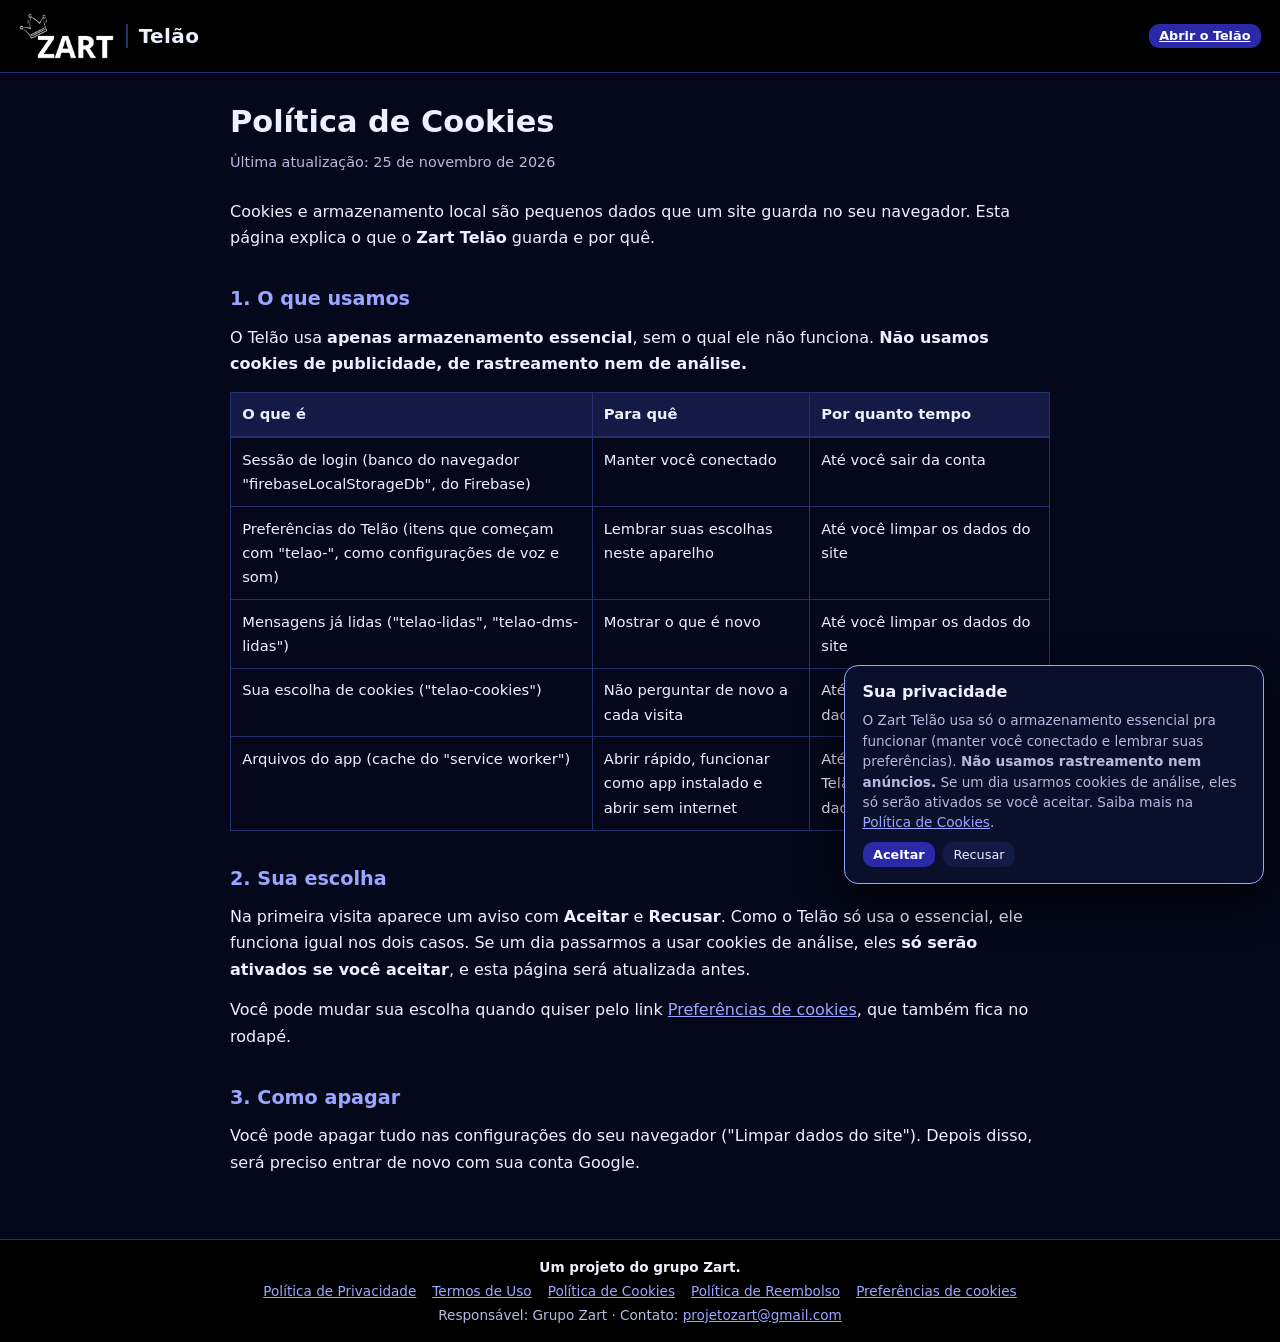
<file: cookies.html>
<!DOCTYPE html>
<html lang="pt-br">
<head>
  <meta charset="UTF-8">
  <meta name="viewport" content="width=device-width, initial-scale=1, viewport-fit=cover">
  <meta name="description" content="Quais cookies e armazenamento local o Zart Telão usa.">
  <meta name="theme-color" content="#05081a">
  <title>Política de Cookies | Zart Telão</title>
  <link rel="icon" type="image/png" href="img/zart/favicon.png">
  <link rel="stylesheet" href="css/style.css">
</head>
<body class="pagina-legal" data-pagina="legal">
  <a class="pular" href="#conteudo">Pular para o conteúdo</a>

  <header class="cabecalho-zart">
    <a class="marca-zart" href="index.html" aria-label="Zart Telão, página inicial">
      <img class="marca-zart__logo" src="img/zart/zart-logo.png" alt="Zart" width="96" height="46">
      <span class="marca-zart__sub">Telão</span>
    </a>
    <a class="botao botao--primario botao--pequeno" href="index.html">Abrir o Telão</a>
  </header>

  <main id="conteudo" class="texto-legal" tabindex="-1">
    <article>
      <h1>Política de Cookies</h1>
      <p class="texto-legal__data">Última atualização: 25 de novembro de 2026</p>

      <p>Cookies e armazenamento local são pequenos dados que um site guarda no seu navegador. Esta página explica o que o <strong>Zart Telão</strong> guarda e por quê.</p>

      <h2>1. O que usamos</h2>
      <p>O Telão usa <strong>apenas armazenamento essencial</strong>, sem o qual ele não funciona. <strong>Não usamos cookies de publicidade, de rastreamento nem de análise.</strong></p>
      <div class="tabela-rolagem">
        <table class="tabela-legal">
          <caption class="so-leitor">Armazenamento usado pelo Zart Telão</caption>
          <thead><tr><th scope="col">O que é</th><th scope="col">Para quê</th><th scope="col">Por quanto tempo</th></tr></thead>
          <tbody>
            <tr><td>Sessão de login (banco do navegador "firebaseLocalStorageDb", do Firebase)</td><td>Manter você conectado</td><td>Até você sair da conta</td></tr>
            <tr><td>Preferências do Telão (itens que começam com "telao-", como configurações de voz e som)</td><td>Lembrar suas escolhas neste aparelho</td><td>Até você limpar os dados do site</td></tr>
            <tr><td>Mensagens já lidas ("telao-lidas", "telao-dms-lidas")</td><td>Mostrar o que é novo</td><td>Até você limpar os dados do site</td></tr>
            <tr><td>Sua escolha de cookies ("telao-cookies")</td><td>Não perguntar de novo a cada visita</td><td>Até você mudar ou limpar os dados do site</td></tr>
            <tr><td>Arquivos do app (cache do "service worker")</td><td>Abrir rápido, funcionar como app instalado e abrir sem internet</td><td>Até a próxima atualização do Telão ou até você limpar os dados do site</td></tr>
          </tbody>
        </table>
      </div>

      <h2>2. Sua escolha</h2>
      <p>Na primeira visita aparece um aviso com <strong>Aceitar</strong> e <strong>Recusar</strong>. Como o Telão só usa o essencial, ele funciona igual nos dois casos. Se um dia passarmos a usar cookies de análise, eles <strong>só serão ativados se você aceitar</strong>, e esta página será atualizada antes.</p>
      <p>Você pode mudar sua escolha quando quiser pelo link <button type="button" class="link-botao" data-preferencias-cookies>Preferências de cookies</button>, que também fica no rodapé.</p>

      <h2>3. Como apagar</h2>
      <p>Você pode apagar tudo nas configurações do seu navegador ("Limpar dados do site"). Depois disso, será preciso entrar de novo com sua conta Google.</p>

    </article>
  </main>

  <footer class="rodape-zart">
    <p class="rodape-zart__frase">Um projeto do grupo Zart.</p>
    <nav aria-label="Informações legais">
      <ul class="rodape-zart__links">
        <li><a href="privacidade.html">Política de Privacidade</a></li>
        <li><a href="termos.html">Termos de Uso</a></li>
        <li><a href="cookies.html" aria-current="page">Política de Cookies</a></li>
        <li><a href="reembolso.html">Política de Reembolso</a></li>
        <li><button type="button" class="link-botao" data-preferencias-cookies>Preferências de cookies</button></li>
      </ul>
    </nav>
    <p class="rodape-zart__dados">Responsável: Grupo Zart · Contato: <a href="mailto:projetozart@gmail.com">projetozart@gmail.com</a></p>
  </footer>

  <script type="module" src="js/cookies.js"></script>
</body>
</html>
</file>
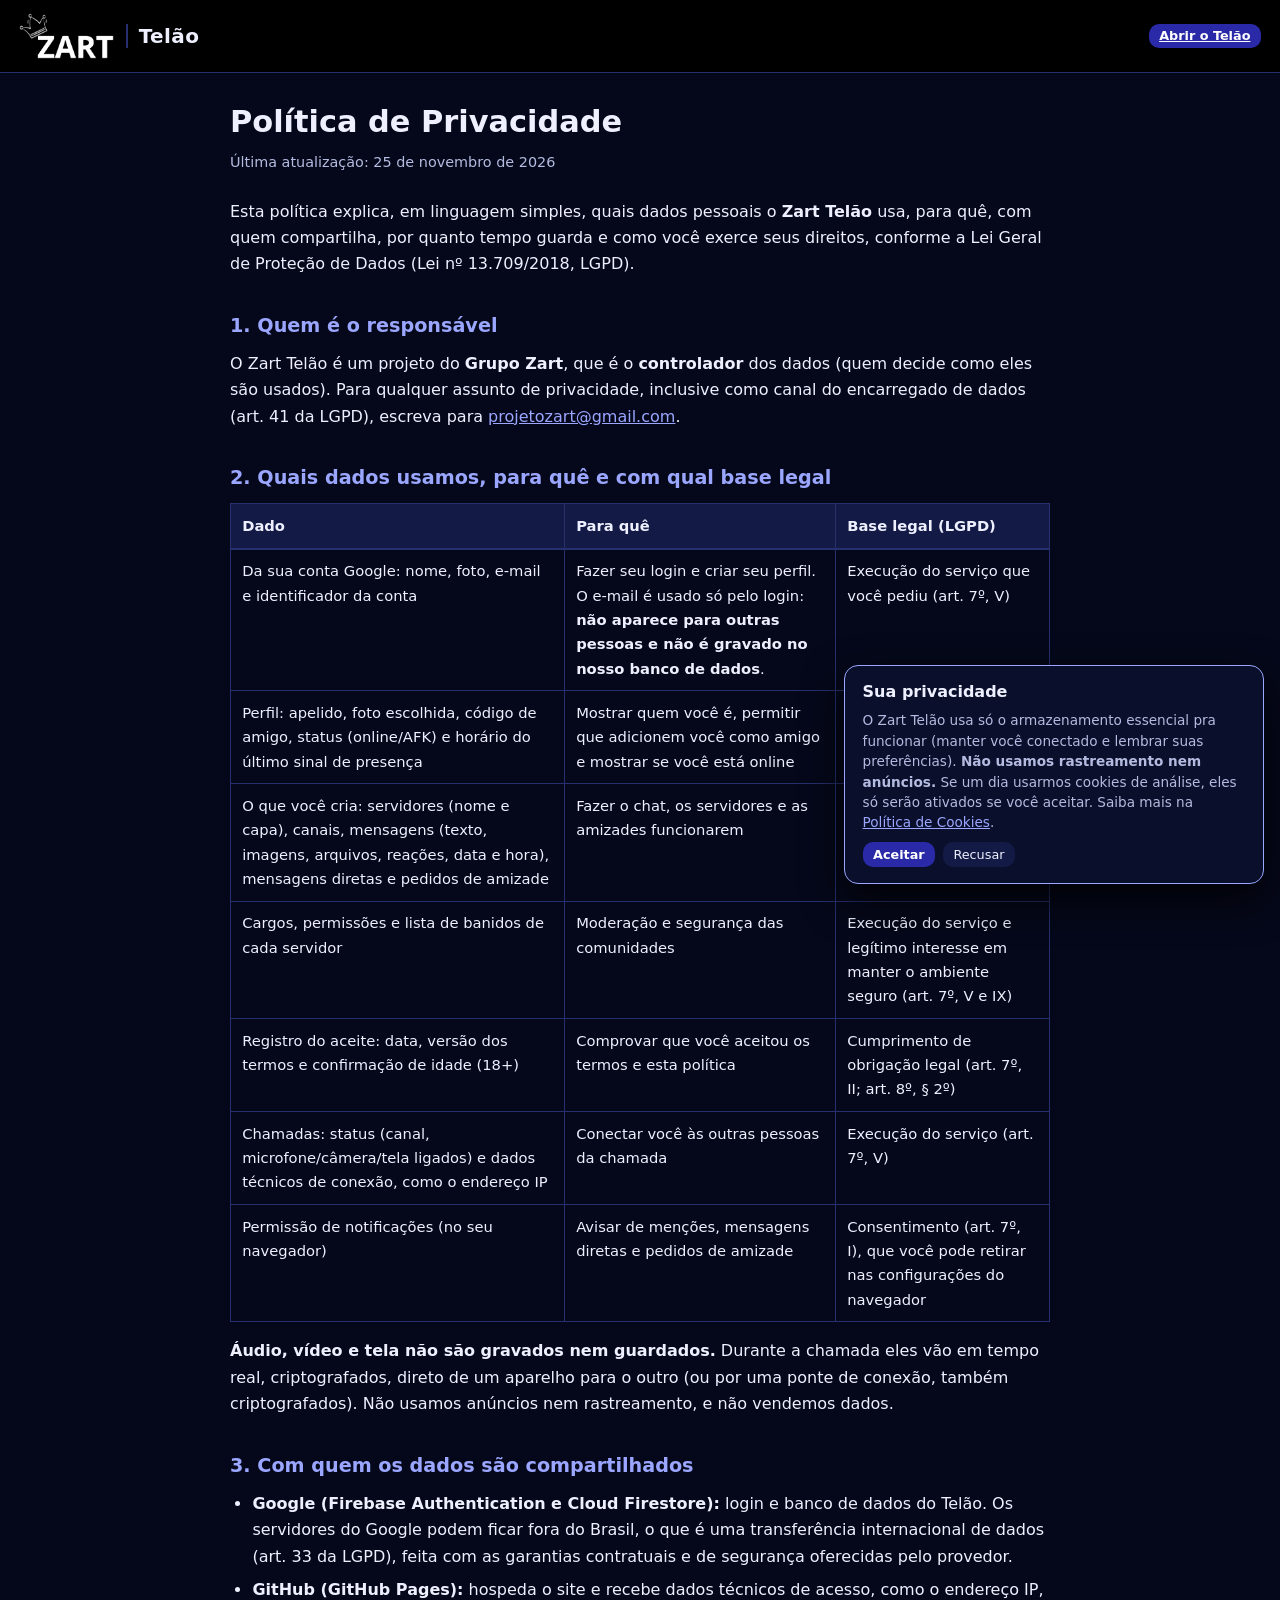
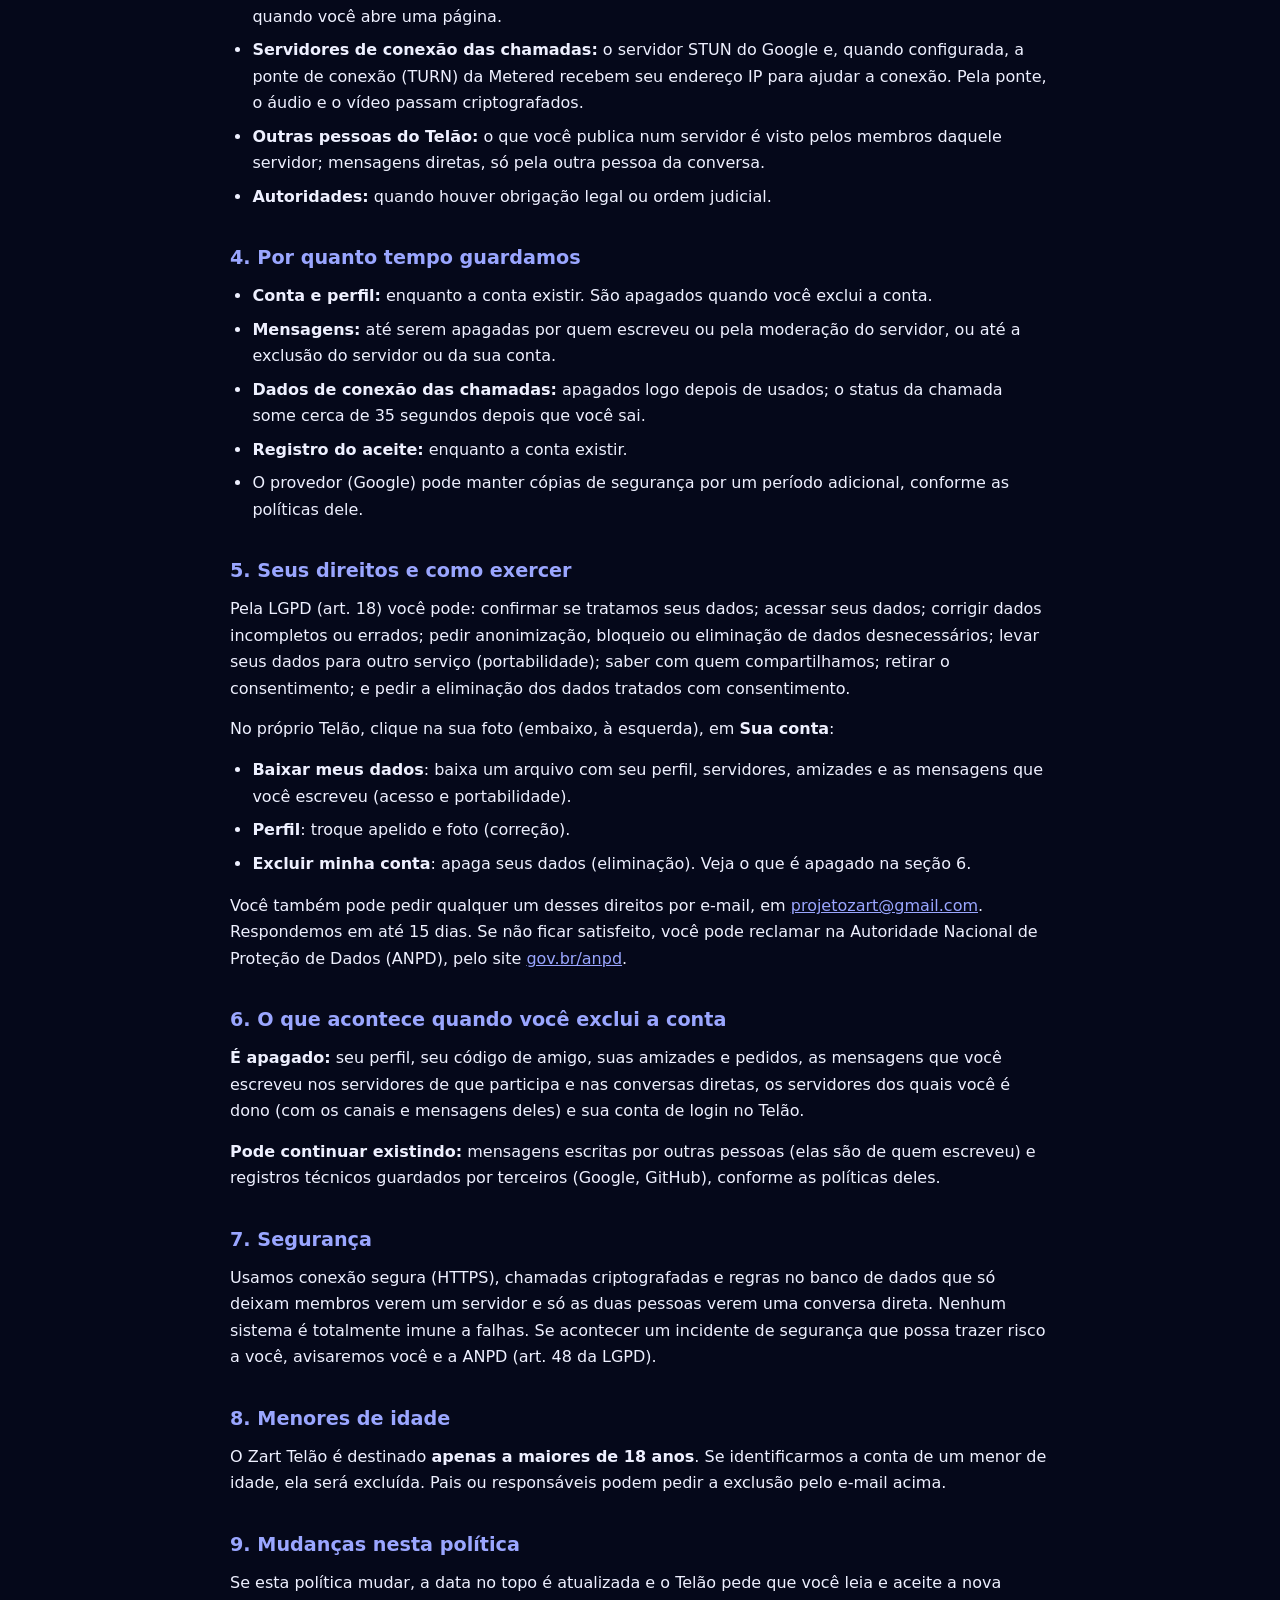
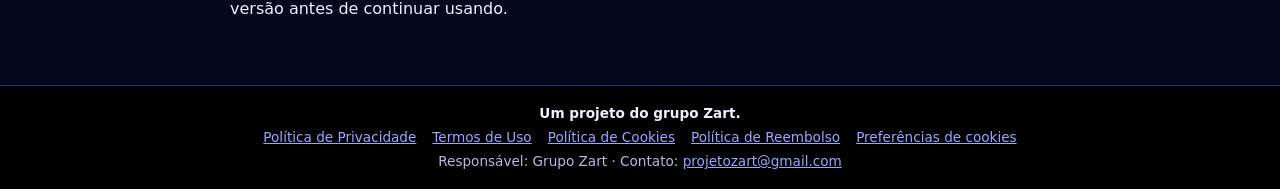
<file: privacidade.html>
<!DOCTYPE html>
<html lang="pt-br">
<head>
  <meta charset="UTF-8">
  <meta name="viewport" content="width=device-width, initial-scale=1, viewport-fit=cover">
  <meta name="description" content="Como o Zart Telão trata seus dados pessoais, conforme a LGPD.">
  <meta name="theme-color" content="#05081a">
  <title>Política de Privacidade | Zart Telão</title>
  <link rel="icon" type="image/png" href="img/zart/favicon.png">
  <link rel="stylesheet" href="css/style.css">
</head>
<body class="pagina-legal" data-pagina="legal">
  <a class="pular" href="#conteudo">Pular para o conteúdo</a>

  <header class="cabecalho-zart">
    <a class="marca-zart" href="index.html" aria-label="Zart Telão, página inicial">
      <img class="marca-zart__logo" src="img/zart/zart-logo.png" alt="Zart" width="96" height="46">
      <span class="marca-zart__sub">Telão</span>
    </a>
    <a class="botao botao--primario botao--pequeno" href="index.html">Abrir o Telão</a>
  </header>

  <main id="conteudo" class="texto-legal" tabindex="-1">
    <article>
      <h1>Política de Privacidade</h1>
      <p class="texto-legal__data">Última atualização: 25 de novembro de 2026</p>

      <p>Esta política explica, em linguagem simples, quais dados pessoais o <strong>Zart Telão</strong> usa, para quê, com quem compartilha, por quanto tempo guarda e como você exerce seus direitos, conforme a Lei Geral de Proteção de Dados (Lei nº 13.709/2018, LGPD).</p>

      <h2>1. Quem é o responsável</h2>
      <p>O Zart Telão é um projeto do <strong>Grupo Zart</strong>, que é o <strong>controlador</strong> dos dados (quem decide como eles são usados). Para qualquer assunto de privacidade, inclusive como canal do encarregado de dados (art. 41 da LGPD), escreva para <a href="mailto:projetozart@gmail.com">projetozart@gmail.com</a>.</p>

      <h2>2. Quais dados usamos, para quê e com qual base legal</h2>
      <div class="tabela-rolagem">
        <table class="tabela-legal">
          <caption class="so-leitor">Dados tratados, finalidade e base legal</caption>
          <thead><tr><th scope="col">Dado</th><th scope="col">Para quê</th><th scope="col">Base legal (LGPD)</th></tr></thead>
          <tbody>
            <tr><td>Da sua conta Google: nome, foto, e-mail e identificador da conta</td><td>Fazer seu login e criar seu perfil. O e-mail é usado só pelo login: <strong>não aparece para outras pessoas e não é gravado no nosso banco de dados</strong>.</td><td>Execução do serviço que você pediu (art. 7º, V)</td></tr>
            <tr><td>Perfil: apelido, foto escolhida, código de amigo, status (online/AFK) e horário do último sinal de presença</td><td>Mostrar quem você é, permitir que adicionem você como amigo e mostrar se você está online</td><td>Execução do serviço (art. 7º, V)</td></tr>
            <tr><td>O que você cria: servidores (nome e capa), canais, mensagens (texto, imagens, arquivos, reações, data e hora), mensagens diretas e pedidos de amizade</td><td>Fazer o chat, os servidores e as amizades funcionarem</td><td>Execução do serviço (art. 7º, V)</td></tr>
            <tr><td>Cargos, permissões e lista de banidos de cada servidor</td><td>Moderação e segurança das comunidades</td><td>Execução do serviço e legítimo interesse em manter o ambiente seguro (art. 7º, V e IX)</td></tr>
            <tr><td>Registro do aceite: data, versão dos termos e confirmação de idade (18+)</td><td>Comprovar que você aceitou os termos e esta política</td><td>Cumprimento de obrigação legal (art. 7º, II; art. 8º, § 2º)</td></tr>
            <tr><td>Chamadas: status (canal, microfone/câmera/tela ligados) e dados técnicos de conexão, como o endereço IP</td><td>Conectar você às outras pessoas da chamada</td><td>Execução do serviço (art. 7º, V)</td></tr>
            <tr><td>Permissão de notificações (no seu navegador)</td><td>Avisar de menções, mensagens diretas e pedidos de amizade</td><td>Consentimento (art. 7º, I), que você pode retirar nas configurações do navegador</td></tr>
          </tbody>
        </table>
      </div>
      <p><strong>Áudio, vídeo e tela não são gravados nem guardados.</strong> Durante a chamada eles vão em tempo real, criptografados, direto de um aparelho para o outro (ou por uma ponte de conexão, também criptografados). Não usamos anúncios nem rastreamento, e não vendemos dados.</p>

      <h2>3. Com quem os dados são compartilhados</h2>
      <ul>
        <li><strong>Google (Firebase Authentication e Cloud Firestore):</strong> login e banco de dados do Telão. Os servidores do Google podem ficar fora do Brasil, o que é uma transferência internacional de dados (art. 33 da LGPD), feita com as garantias contratuais e de segurança oferecidas pelo provedor.</li>
        <li><strong>GitHub (GitHub Pages):</strong> hospeda o site e recebe dados técnicos de acesso, como o endereço IP, quando você abre uma página.</li>
        <li><strong>Servidores de conexão das chamadas:</strong> o servidor STUN do Google e, quando configurada, a ponte de conexão (TURN) da Metered recebem seu endereço IP para ajudar a conexão. Pela ponte, o áudio e o vídeo passam criptografados.</li>
        <li><strong>Outras pessoas do Telão:</strong> o que você publica num servidor é visto pelos membros daquele servidor; mensagens diretas, só pela outra pessoa da conversa.</li>
        <li><strong>Autoridades:</strong> quando houver obrigação legal ou ordem judicial.</li>
      </ul>

      <h2>4. Por quanto tempo guardamos</h2>
      <ul>
        <li><strong>Conta e perfil:</strong> enquanto a conta existir. São apagados quando você exclui a conta.</li>
        <li><strong>Mensagens:</strong> até serem apagadas por quem escreveu ou pela moderação do servidor, ou até a exclusão do servidor ou da sua conta.</li>
        <li><strong>Dados de conexão das chamadas:</strong> apagados logo depois de usados; o status da chamada some cerca de 35 segundos depois que você sai.</li>
        <li><strong>Registro do aceite:</strong> enquanto a conta existir.</li>
        <li>O provedor (Google) pode manter cópias de segurança por um período adicional, conforme as políticas dele.</li>
      </ul>

      <h2>5. Seus direitos e como exercer</h2>
      <p>Pela LGPD (art. 18) você pode: confirmar se tratamos seus dados; acessar seus dados; corrigir dados incompletos ou errados; pedir anonimização, bloqueio ou eliminação de dados desnecessários; levar seus dados para outro serviço (portabilidade); saber com quem compartilhamos; retirar o consentimento; e pedir a eliminação dos dados tratados com consentimento.</p>
      <p>No próprio Telão, clique na sua foto (embaixo, à esquerda), em <strong>Sua conta</strong>:</p>
      <ul>
        <li><strong>Baixar meus dados</strong>: baixa um arquivo com seu perfil, servidores, amizades e as mensagens que você escreveu (acesso e portabilidade).</li>
        <li><strong>Perfil</strong>: troque apelido e foto (correção).</li>
        <li><strong>Excluir minha conta</strong>: apaga seus dados (eliminação). Veja o que é apagado na seção 6.</li>
      </ul>
      <p>Você também pode pedir qualquer um desses direitos por e-mail, em <a href="mailto:projetozart@gmail.com">projetozart@gmail.com</a>. Respondemos em até 15 dias. Se não ficar satisfeito, você pode reclamar na Autoridade Nacional de Proteção de Dados (ANPD), pelo site <a href="https://www.gov.br/anpd">gov.br/anpd</a>.</p>

      <h2>6. O que acontece quando você exclui a conta</h2>
      <p><strong>É apagado:</strong> seu perfil, seu código de amigo, suas amizades e pedidos, as mensagens que você escreveu nos servidores de que participa e nas conversas diretas, os servidores dos quais você é dono (com os canais e mensagens deles) e sua conta de login no Telão.</p>
      <p><strong>Pode continuar existindo:</strong> mensagens escritas por outras pessoas (elas são de quem escreveu) e registros técnicos guardados por terceiros (Google, GitHub), conforme as políticas deles.</p>

      <h2>7. Segurança</h2>
      <p>Usamos conexão segura (HTTPS), chamadas criptografadas e regras no banco de dados que só deixam membros verem um servidor e só as duas pessoas verem uma conversa direta. Nenhum sistema é totalmente imune a falhas. Se acontecer um incidente de segurança que possa trazer risco a você, avisaremos você e a ANPD (art. 48 da LGPD).</p>

      <h2>8. Menores de idade</h2>
      <p>O Zart Telão é destinado <strong>apenas a maiores de 18 anos</strong>. Se identificarmos a conta de um menor de idade, ela será excluída. Pais ou responsáveis podem pedir a exclusão pelo e-mail acima.</p>

      <h2>9. Mudanças nesta política</h2>
      <p>Se esta política mudar, a data no topo é atualizada e o Telão pede que você leia e aceite a nova versão antes de continuar usando.</p>

    </article>
  </main>

  <footer class="rodape-zart">
    <p class="rodape-zart__frase">Um projeto do grupo Zart.</p>
    <nav aria-label="Informações legais">
      <ul class="rodape-zart__links">
        <li><a href="privacidade.html" aria-current="page">Política de Privacidade</a></li>
        <li><a href="termos.html">Termos de Uso</a></li>
        <li><a href="cookies.html">Política de Cookies</a></li>
        <li><a href="reembolso.html">Política de Reembolso</a></li>
        <li><button type="button" class="link-botao" data-preferencias-cookies>Preferências de cookies</button></li>
      </ul>
    </nav>
    <p class="rodape-zart__dados">Responsável: Grupo Zart · Contato: <a href="mailto:projetozart@gmail.com">projetozart@gmail.com</a></p>
  </footer>

  <script type="module" src="js/cookies.js"></script>
</body>
</html>
</file>
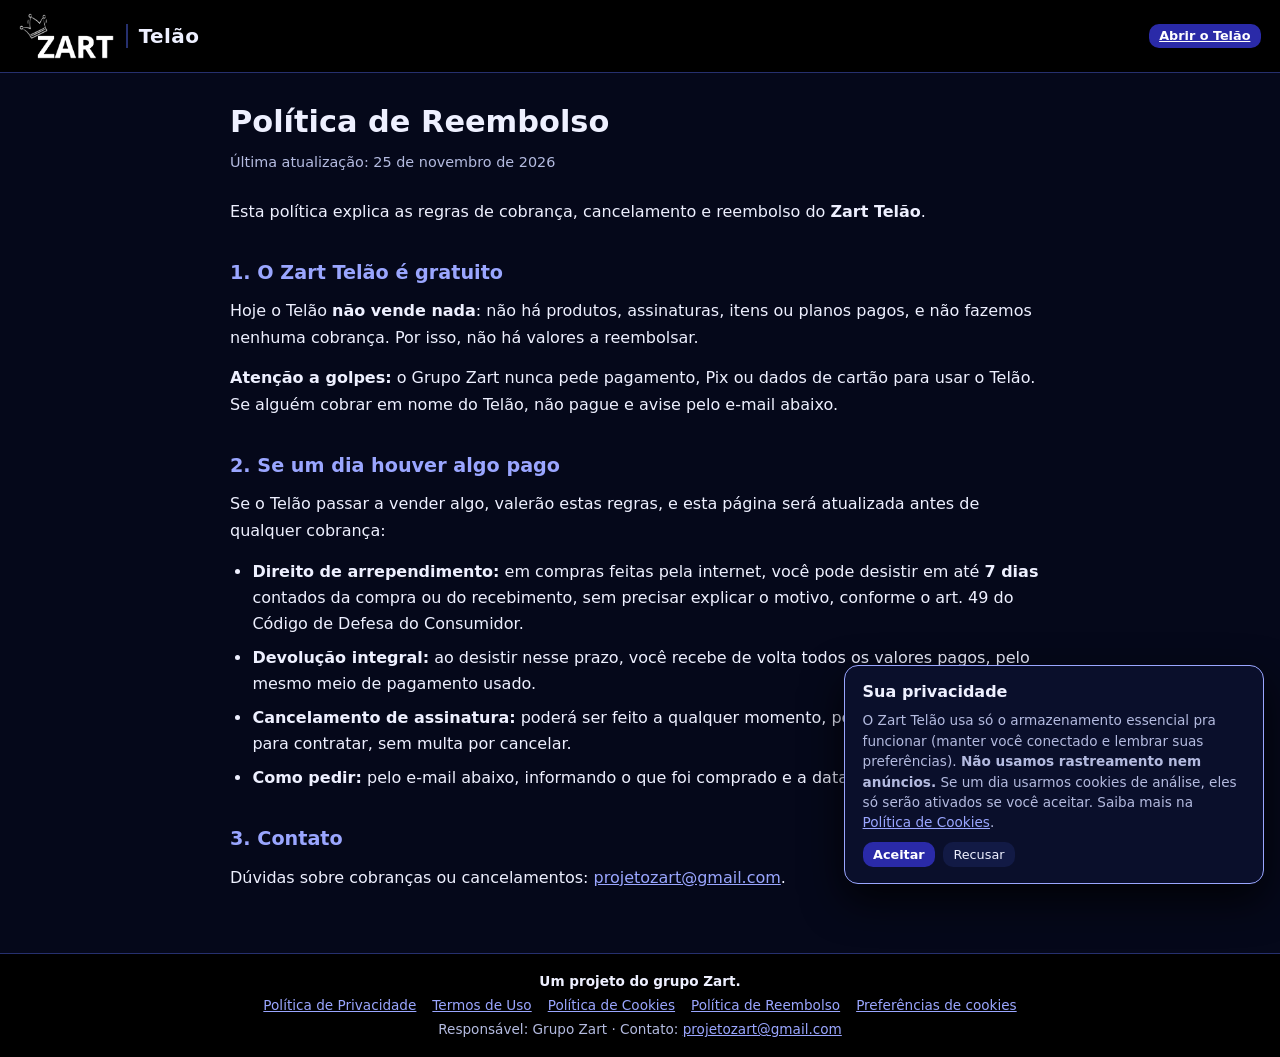
<file: reembolso.html>
<!DOCTYPE html>
<html lang="pt-br">
<head>
  <meta charset="UTF-8">
  <meta name="viewport" content="width=device-width, initial-scale=1, viewport-fit=cover">
  <meta name="description" content="Regras de cobrança, cancelamento e reembolso do Zart Telão.">
  <meta name="theme-color" content="#05081a">
  <title>Política de Reembolso | Zart Telão</title>
  <link rel="icon" type="image/png" href="img/zart/favicon.png">
  <link rel="stylesheet" href="css/style.css">
</head>
<body class="pagina-legal" data-pagina="legal">
  <a class="pular" href="#conteudo">Pular para o conteúdo</a>

  <header class="cabecalho-zart">
    <a class="marca-zart" href="index.html" aria-label="Zart Telão, página inicial">
      <img class="marca-zart__logo" src="img/zart/zart-logo.png" alt="Zart" width="96" height="46">
      <span class="marca-zart__sub">Telão</span>
    </a>
    <a class="botao botao--primario botao--pequeno" href="index.html">Abrir o Telão</a>
  </header>

  <main id="conteudo" class="texto-legal" tabindex="-1">
    <article>
      <h1>Política de Reembolso</h1>
      <p class="texto-legal__data">Última atualização: 25 de novembro de 2026</p>

      <p>Esta política explica as regras de cobrança, cancelamento e reembolso do <strong>Zart Telão</strong>.</p>

      <h2>1. O Zart Telão é gratuito</h2>
      <p>Hoje o Telão <strong>não vende nada</strong>: não há produtos, assinaturas, itens ou planos pagos, e não fazemos nenhuma cobrança. Por isso, não há valores a reembolsar.</p>
      <p><strong>Atenção a golpes:</strong> o Grupo Zart nunca pede pagamento, Pix ou dados de cartão para usar o Telão. Se alguém cobrar em nome do Telão, não pague e avise pelo e-mail abaixo.</p>

      <h2>2. Se um dia houver algo pago</h2>
      <p>Se o Telão passar a vender algo, valerão estas regras, e esta página será atualizada antes de qualquer cobrança:</p>
      <ul>
        <li><strong>Direito de arrependimento:</strong> em compras feitas pela internet, você pode desistir em até <strong>7 dias</strong> contados da compra ou do recebimento, sem precisar explicar o motivo, conforme o art. 49 do Código de Defesa do Consumidor.</li>
        <li><strong>Devolução integral:</strong> ao desistir nesse prazo, você recebe de volta todos os valores pagos, pelo mesmo meio de pagamento usado.</li>
        <li><strong>Cancelamento de assinatura:</strong> poderá ser feito a qualquer momento, pelo mesmo canal usado para contratar, sem multa por cancelar.</li>
        <li><strong>Como pedir:</strong> pelo e-mail abaixo, informando o que foi comprado e a data.</li>
      </ul>

      <h2>3. Contato</h2>
      <p>Dúvidas sobre cobranças ou cancelamentos: <a href="mailto:projetozart@gmail.com">projetozart@gmail.com</a>.</p>

    </article>
  </main>

  <footer class="rodape-zart">
    <p class="rodape-zart__frase">Um projeto do grupo Zart.</p>
    <nav aria-label="Informações legais">
      <ul class="rodape-zart__links">
        <li><a href="privacidade.html">Política de Privacidade</a></li>
        <li><a href="termos.html">Termos de Uso</a></li>
        <li><a href="cookies.html">Política de Cookies</a></li>
        <li><a href="reembolso.html" aria-current="page">Política de Reembolso</a></li>
        <li><button type="button" class="link-botao" data-preferencias-cookies>Preferências de cookies</button></li>
      </ul>
    </nav>
    <p class="rodape-zart__dados">Responsável: Grupo Zart · Contato: <a href="mailto:projetozart@gmail.com">projetozart@gmail.com</a></p>
  </footer>

  <script type="module" src="js/cookies.js"></script>
</body>
</html>
</file>
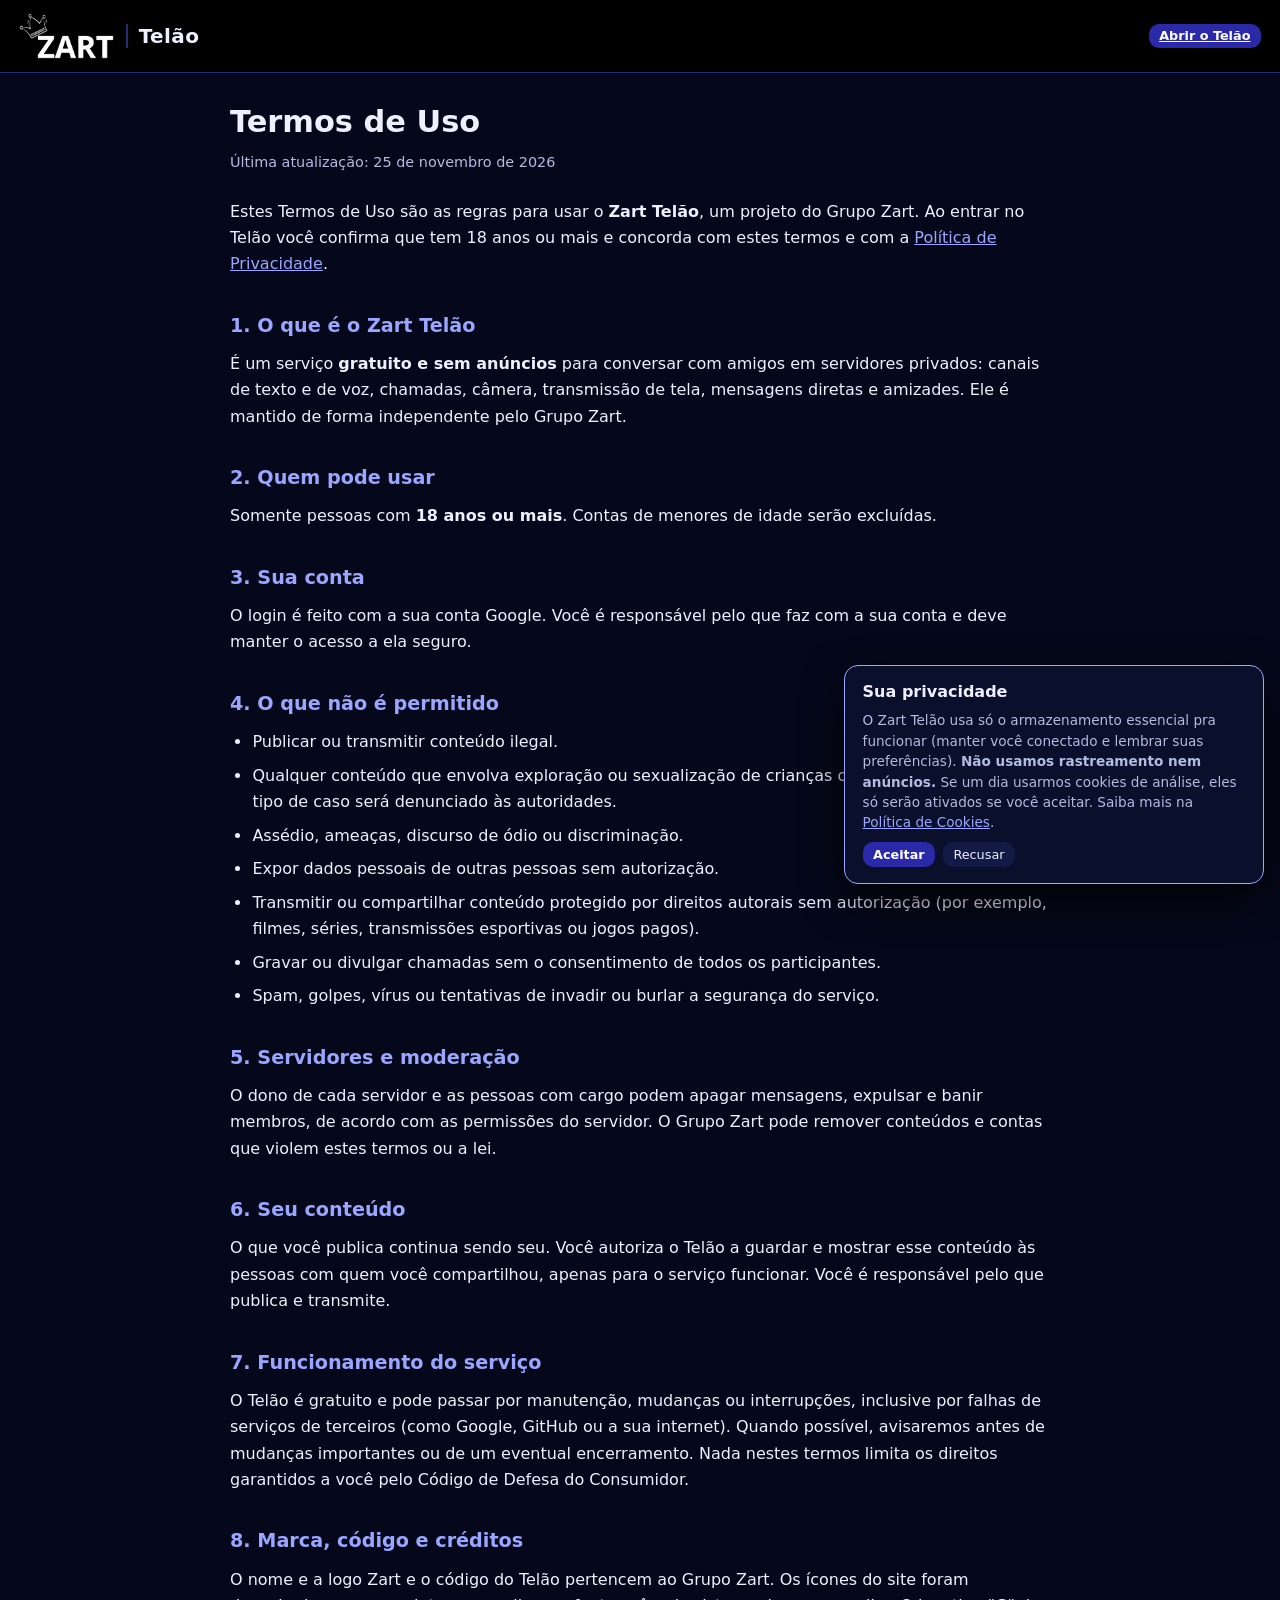
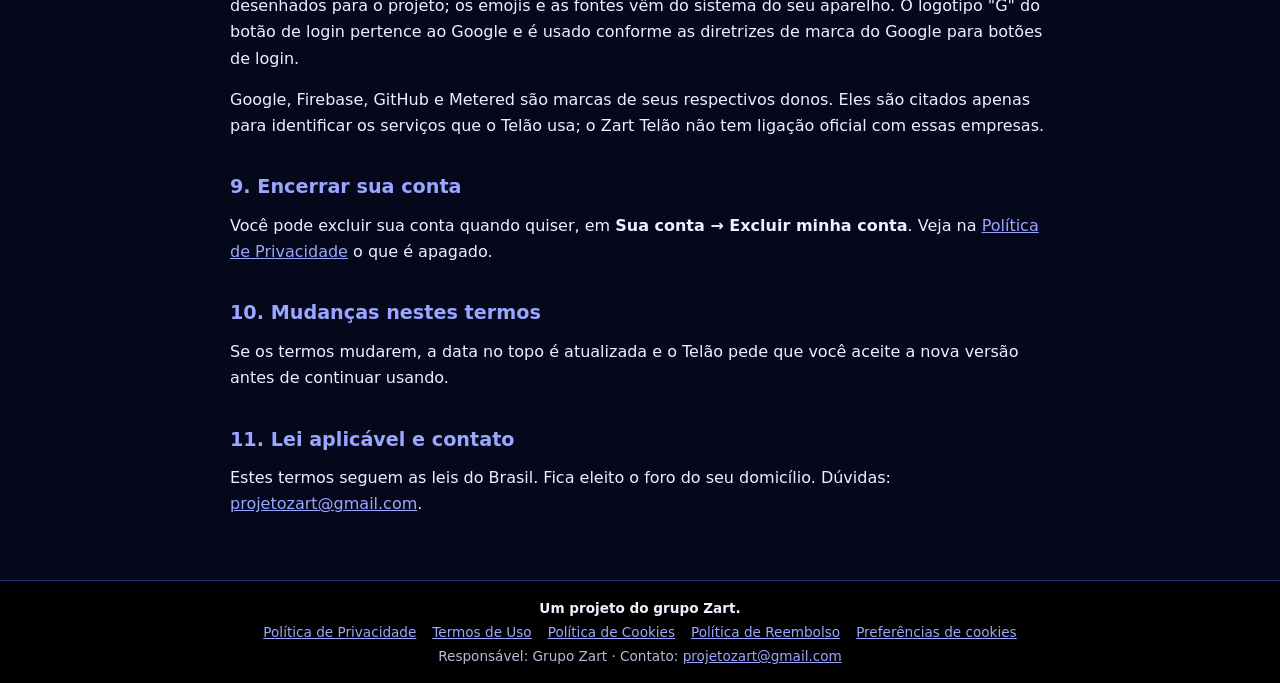
<file: termos.html>
<!DOCTYPE html>
<html lang="pt-br">
<head>
  <meta charset="UTF-8">
  <meta name="viewport" content="width=device-width, initial-scale=1, viewport-fit=cover">
  <meta name="description" content="Regras de uso do Zart Telão.">
  <meta name="theme-color" content="#05081a">
  <title>Termos de Uso | Zart Telão</title>
  <link rel="icon" type="image/png" href="img/zart/favicon.png">
  <link rel="stylesheet" href="css/style.css">
</head>
<body class="pagina-legal" data-pagina="legal">
  <a class="pular" href="#conteudo">Pular para o conteúdo</a>

  <header class="cabecalho-zart">
    <a class="marca-zart" href="index.html" aria-label="Zart Telão, página inicial">
      <img class="marca-zart__logo" src="img/zart/zart-logo.png" alt="Zart" width="96" height="46">
      <span class="marca-zart__sub">Telão</span>
    </a>
    <a class="botao botao--primario botao--pequeno" href="index.html">Abrir o Telão</a>
  </header>

  <main id="conteudo" class="texto-legal" tabindex="-1">
    <article>
      <h1>Termos de Uso</h1>
      <p class="texto-legal__data">Última atualização: 25 de novembro de 2026</p>

      <p>Estes Termos de Uso são as regras para usar o <strong>Zart Telão</strong>, um projeto do Grupo Zart. Ao entrar no Telão você confirma que tem 18 anos ou mais e concorda com estes termos e com a <a href="privacidade.html">Política de Privacidade</a>.</p>

      <h2>1. O que é o Zart Telão</h2>
      <p>É um serviço <strong>gratuito e sem anúncios</strong> para conversar com amigos em servidores privados: canais de texto e de voz, chamadas, câmera, transmissão de tela, mensagens diretas e amizades. Ele é mantido de forma independente pelo Grupo Zart.</p>

      <h2>2. Quem pode usar</h2>
      <p>Somente pessoas com <strong>18 anos ou mais</strong>. Contas de menores de idade serão excluídas.</p>

      <h2>3. Sua conta</h2>
      <p>O login é feito com a sua conta Google. Você é responsável pelo que faz com a sua conta e deve manter o acesso a ela seguro.</p>

      <h2>4. O que não é permitido</h2>
      <ul>
        <li>Publicar ou transmitir conteúdo ilegal.</li>
        <li>Qualquer conteúdo que envolva exploração ou sexualização de crianças ou adolescentes. Esse tipo de caso será denunciado às autoridades.</li>
        <li>Assédio, ameaças, discurso de ódio ou discriminação.</li>
        <li>Expor dados pessoais de outras pessoas sem autorização.</li>
        <li>Transmitir ou compartilhar conteúdo protegido por direitos autorais sem autorização (por exemplo, filmes, séries, transmissões esportivas ou jogos pagos).</li>
        <li>Gravar ou divulgar chamadas sem o consentimento de todos os participantes.</li>
        <li>Spam, golpes, vírus ou tentativas de invadir ou burlar a segurança do serviço.</li>
      </ul>

      <h2>5. Servidores e moderação</h2>
      <p>O dono de cada servidor e as pessoas com cargo podem apagar mensagens, expulsar e banir membros, de acordo com as permissões do servidor. O Grupo Zart pode remover conteúdos e contas que violem estes termos ou a lei.</p>

      <h2>6. Seu conteúdo</h2>
      <p>O que você publica continua sendo seu. Você autoriza o Telão a guardar e mostrar esse conteúdo às pessoas com quem você compartilhou, apenas para o serviço funcionar. Você é responsável pelo que publica e transmite.</p>

      <h2>7. Funcionamento do serviço</h2>
      <p>O Telão é gratuito e pode passar por manutenção, mudanças ou interrupções, inclusive por falhas de serviços de terceiros (como Google, GitHub ou a sua internet). Quando possível, avisaremos antes de mudanças importantes ou de um eventual encerramento. Nada nestes termos limita os direitos garantidos a você pelo Código de Defesa do Consumidor.</p>

      <h2>8. Marca, código e créditos</h2>
      <p>O nome e a logo Zart e o código do Telão pertencem ao Grupo Zart. Os ícones do site foram desenhados para o projeto; os emojis e as fontes vêm do sistema do seu aparelho. O logotipo "G" do botão de login pertence ao Google e é usado conforme as diretrizes de marca do Google para botões de login.</p>
      <p>Google, Firebase, GitHub e Metered são marcas de seus respectivos donos. Eles são citados apenas para identificar os serviços que o Telão usa; o Zart Telão não tem ligação oficial com essas empresas.</p>

      <h2>9. Encerrar sua conta</h2>
      <p>Você pode excluir sua conta quando quiser, em <strong>Sua conta → Excluir minha conta</strong>. Veja na <a href="privacidade.html">Política de Privacidade</a> o que é apagado.</p>

      <h2>10. Mudanças nestes termos</h2>
      <p>Se os termos mudarem, a data no topo é atualizada e o Telão pede que você aceite a nova versão antes de continuar usando.</p>

      <h2>11. Lei aplicável e contato</h2>
      <p>Estes termos seguem as leis do Brasil. Fica eleito o foro do seu domicílio. Dúvidas: <a href="mailto:projetozart@gmail.com">projetozart@gmail.com</a>.</p>

    </article>
  </main>

  <footer class="rodape-zart">
    <p class="rodape-zart__frase">Um projeto do grupo Zart.</p>
    <nav aria-label="Informações legais">
      <ul class="rodape-zart__links">
        <li><a href="privacidade.html">Política de Privacidade</a></li>
        <li><a href="termos.html" aria-current="page">Termos de Uso</a></li>
        <li><a href="cookies.html">Política de Cookies</a></li>
        <li><a href="reembolso.html">Política de Reembolso</a></li>
        <li><button type="button" class="link-botao" data-preferencias-cookies>Preferências de cookies</button></li>
      </ul>
    </nav>
    <p class="rodape-zart__dados">Responsável: Grupo Zart · Contato: <a href="mailto:projetozart@gmail.com">projetozart@gmail.com</a></p>
  </footer>

  <script type="module" src="js/cookies.js"></script>
</body>
</html>
</file>
<file: css/style.css>
/* =====================================================================
   Telão — folha de estilo única
   Índice:
     1. Variáveis (cores, tamanhos)
     2. Base e acessibilidade
     3. Componentes (botões, campos, avatar, ícones)
     4. Login
     5. Layout do app
     6. Barra de servidores (trilho)
     7. Lateral: canais, mensagens diretas, painel de voz e usuário
     8. Conteúdo principal: topo, chat, mensagens, reações
     9. Palco (canal de voz)
    10. Controles da call
    11. Membros
    12. Menus, seletor de emoji, janelas e avisos
    13. Responsivo (notebook, tablet e celular)
   ===================================================================== */

/* ============================== 1. Variáveis ============================== */
:root {
  /* fundos (preto e azul-escuro da Zart), do mais escuro ao mais claro */
  --fundo-0: #000000;
  --fundo-1: #05081a;
  --fundo-2: #0a0f2b;
  --fundo-3: #121a45;
  --fundo-4: #1c2660;
  --borda: #26306e;

  /* texto */
  --texto: #eef0ff;
  --texto-suave: #b4bbe0;

  /* marca Zart: azul meia-noite #191970 e azul-escuro #0b1440 */
  --azul-meia-noite: #191970;
  --azul-escuro: #0b1440;
  --marca: #2a2aa8;          /* fundo de botões e destaques (texto branco em cima: contraste 9:1) */
  --marca-clara: #3838c4;    /* hover dos botões */
  --destaque: #9aa6ff;       /* texto, links, contornos e foco sobre fundo escuro (contraste 8:1) */
  --texto-na-marca: #ffffff;

  /* estados */
  --vermelho: #c62828;      /* fundo com texto branco: contraste 5,6:1 */
  --vermelho-texto: #ff9b9b; /* vermelho pra TEXTO em fundo escuro (o --vermelho é pra fundos) */
  --verde: #22c55e;         /* bolinhas, bordas e texto sobre fundo escuro */
  --verde-escuro: #15803d;  /* fundo com texto branco: contraste 5:1 */

  /* medidas */
  --raio: 14px;
  --raio-pequeno: 10px;
  --altura-topo: 56px;
  --largura-trilho: 72px;
  --largura-lateral: 240px;
  --largura-chat: 320px;

  --fonte: "Segoe UI", system-ui, -apple-system, Roboto, "Helvetica Neue", sans-serif;
  --transicao: .15s ease;
}


/* ============================== 2. Base ============================== */
*,
*::before,
*::after { box-sizing: border-box; }

html,
body {
  margin: 0;
  height: 100%;
  background: var(--fundo-1);
  color: var(--texto);
  font-family: var(--fonte);
  -webkit-font-smoothing: antialiased;
}

h1, h2, h3, p { margin: 0; }
ul, ol { list-style: none; margin: 0; padding: 0; }
img, svg, video { display: block; }
[hidden] { display: none !important; }

/* texto só para leitores de tela */
.so-leitor {
  position: absolute;
  width: 1px; height: 1px;
  overflow: hidden;
  clip: rect(0 0 0 0);
  white-space: nowrap;
}

:focus-visible { outline: 2px solid var(--destaque); outline-offset: 2px; }

::-webkit-scrollbar { width: 8px; }
::-webkit-scrollbar-thumb { background: var(--fundo-4); border-radius: 8px; }


/* ============================== 3. Componentes ============================== */

/* --- botões --- */
.botao {
  display: inline-flex;
  align-items: center;
  justify-content: center;
  gap: .6rem;
  padding: .65rem 1.1rem;
  border: none;
  border-radius: var(--raio-pequeno);
  background: var(--fundo-3);
  color: var(--texto);
  font: inherit;
  cursor: pointer;
  transition: background var(--transicao), transform .1s;
}
.botao:hover { background: var(--fundo-4); }
.botao:active { transform: scale(.97); }
.botao:disabled { opacity: .45; cursor: default; }

.botao--primario { background: var(--marca); color: var(--texto-na-marca); font-weight: 700; }
.botao--primario:hover { background: var(--marca-clara); }
.botao--sucesso,
.botao--sucesso:hover { background: var(--verde); color: #052e14; }
.botao--perigo,
.botao--perigo:hover { background: var(--vermelho); color: #fff; }
.botao--largo { width: 100%; }
.botao--pequeno { padding: .3rem .65rem; font-size: .8rem; }

.botao--google { width: 100%; padding: .85rem; background: #fff; color: #1f1f1f; font-weight: 600; }
.botao--google:hover { background: #f1f1f1; }

.botao-icone {
  width: 34px; height: 34px;
  padding: 7px;
  border: none;
  border-radius: 8px;
  background: none;
  color: var(--texto-suave);
  cursor: pointer;
}
.botao-icone:hover { background: var(--fundo-3); color: var(--texto); }

.botao-texto {
  padding: .35rem .5rem;
  border: none;
  background: none;
  color: var(--texto-suave);
  font: inherit;
  font-size: .85rem;
  text-align: left;
  cursor: pointer;
}
.botao-texto:hover { color: var(--texto); }
.botao-texto--perigo,
.botao-texto--perigo:hover { color: var(--vermelho-texto); }

/* --- campos --- */
.campo {
  width: 100%;
  padding: .7rem .9rem;
  border: 1px solid var(--borda);
  border-radius: var(--raio-pequeno);
  background: var(--fundo-1);
  color: var(--texto);
  font: inherit;
}
.campo:focus { outline: 2px solid var(--destaque); outline-offset: -1px; }

/* --- ícones (SVG de traço) --- */
.icone {
  width: 100%; height: 100%;
  fill: none;
  stroke: currentColor;
  stroke-width: 2;
  stroke-linecap: round;
  stroke-linejoin: round;
}

/* --- avatar (foto ou iniciais) --- */
.avatar {
  display: grid;
  place-items: center;
  flex: none;
  width: 28px; height: 28px;
  border-radius: 50%;
  background-size: cover;
  background-position: center;
  color: #fff;
  font-size: .78rem;
  font-weight: 700;
  transition: box-shadow .1s;
}
.avatar--grande { width: 68px; height: 68px; font-size: 1.6rem; }
.avatar.falando { box-shadow: 0 0 0 2px var(--fundo-2), 0 0 0 4px var(--verde); }

.badge {
  margin-left: .3rem;
  padding: 0 .35rem;
  border-radius: 99px;
  background: var(--vermelho);
  color: #fff;
  font-size: .65rem;
  font-weight: 800;
}


/* ============================== 4. Login, cabeçalho e rodapé Zart ============================== */

/* "Pular para o conteúdo": só aparece quando recebe foco pelo teclado */
.pular {
  position: fixed;
  top: .5rem; left: .5rem;
  z-index: 100;
  padding: .6rem 1rem;
  border-radius: var(--raio-pequeno);
  background: var(--marca);
  color: var(--texto-na-marca);
  font-weight: 700;
  transform: translateY(-200%);
}
.pular:focus { transform: none; }

/* cabeçalho padrão Zart: logo ZART com a coroa + nome da área */
.cabecalho-zart {
  display: flex;
  align-items: center;
  justify-content: space-between;
  gap: 1rem;
  padding: .8rem 1.2rem;
  border-bottom: 1px solid var(--borda);
  background: var(--fundo-0);
}
.marca-zart { display: inline-flex; align-items: center; gap: .7rem; color: var(--texto); text-decoration: none; }
.marca-zart__logo { width: auto; height: 46px; }
.marca-zart__sub {
  padding-left: .7rem;
  border-left: 2px solid var(--borda);
  color: var(--texto);
  font-size: 1.25rem;
  font-weight: 700;
  letter-spacing: .02em;
}

/* rodapé padrão Zart */
.rodape-zart {
  display: flex;
  flex-direction: column;
  align-items: center;
  gap: .5rem;
  padding: 1.2rem;
  border-top: 1px solid var(--borda);
  background: var(--fundo-0);
  color: var(--texto-suave);
  font-size: .85rem;
  text-align: center;
}
.rodape-zart__frase { color: var(--texto); font-weight: 600; }
.rodape-zart__links { display: flex; flex-wrap: wrap; justify-content: center; gap: .3rem 1rem; }
.rodape-zart a, .link-botao { color: var(--destaque); }
.link-botao {
  padding: 0;
  border: none;
  background: none;
  font: inherit;
  text-decoration: underline;
  cursor: pointer;
}

/* login */
.login {
  display: flex;
  flex-direction: column;
  height: 100%;
  overflow-y: auto;
  background: radial-gradient(60% 40% at 50% 10%, #19197088, transparent), var(--fundo-1);
}
.login__meio { display: grid; flex: 1; place-items: center; padding: 1.5rem; }
.login__meio:focus { outline: none; }

.login__cartao {
  display: flex;
  flex-direction: column;
  align-items: center;
  gap: 1rem;
  width: min(400px, 100%);
  text-align: center;
}
.login__logo { width: 88px; height: 88px; border-radius: 22px; box-shadow: 0 10px 30px #19197099; }
.login__titulo { font-size: 2rem; font-weight: 800; letter-spacing: -.01em; }
.login__texto { color: var(--texto-suave); line-height: 1.5; max-width: 320px; }
.login__erro { min-height: 1.2em; color: var(--vermelho-texto); font-size: .88rem; line-height: 1.4; }
.login__aviso { color: var(--texto-suave); font-size: .88rem; line-height: 1.5; }
.login a { color: var(--destaque); }

/* aviso de cookies (fica embaixo, não bloqueia o site) */
.aviso-cookies {
  position: fixed;
  right: 1rem; bottom: 1rem;
  z-index: 90;
  display: flex;
  flex-direction: column;
  gap: .6rem;
  width: min(420px, calc(100vw - 2rem));
  padding: 1rem 1.1rem;
  border: 1px solid var(--destaque);
  border-radius: var(--raio);
  background: var(--fundo-2);
  box-shadow: 0 16px 40px #000c;
}
.aviso-cookies__titulo { font-size: 1rem; }
.aviso-cookies__texto, .aviso-cookies__atual { color: var(--texto-suave); font-size: .85rem; line-height: 1.5; }
.aviso-cookies a { color: var(--destaque); }
.aviso-cookies__botoes { display: flex; gap: .5rem; }

/* caixa de consentimento (LGPD) */
.consentimento {
  display: flex;
  align-items: flex-start;
  gap: .6rem;
  padding: .8rem .9rem;
  border: 1px solid var(--borda);
  border-radius: var(--raio-pequeno);
  background: var(--fundo-2);
  font-size: .9rem;
  line-height: 1.45;
  text-align: left;
}
.consentimento input { flex: none; width: 20px; height: 20px; margin-top: .1rem; accent-color: var(--destaque); }
.consentimento--erro { border-color: var(--vermelho-texto); }
.consentimento__texto { color: var(--texto-suave); font-size: .8rem; line-height: 1.45; }

/* ============================== 5. Layout do app ============================== */
.app {
  display: grid;
  grid-template-columns: var(--largura-trilho) var(--largura-lateral) 1fr var(--largura-membros);
  grid-template-areas: "trilho lateral principal membros";
  height: 100%;
  height: 100dvh;
}
body.sem-membros .app,
body.modo-dm .app { grid-template-columns: var(--largura-trilho) var(--largura-lateral) 1fr 0; }
body.sem-membros .membros,
body.modo-dm .membros { display: none; }

.trilho    { grid-area: trilho; }
.lateral   { grid-area: lateral; }
.principal { grid-area: principal; }
.membros   { grid-area: membros; }
.abas      { display: none; }


/* ============================== 6. Barra de servidores ============================== */
.trilho {
  display: flex;
  flex-direction: column;
  align-items: center;
  gap: .55rem;
  padding: .8rem 0;
  background: var(--fundo-0);
  overflow-y: auto;
}

.trilho__logo { width: 44px; height: 44px; flex: none; }

.trilho__separador {
  width: 30px;
  height: 2px;
  margin: 0;
  border: none;
  border-radius: 2px;
  background: var(--borda);
  flex: none;
}

.trilho__lista { display: flex; flex-direction: column; align-items: center; gap: .55rem; }

.trilho__item {
  position: relative;
  display: grid;
  place-items: center;
  width: 46px; height: 46px;
  border: none;
  border-radius: 50%;
  color: #fff;
  font: inherit;
  font-size: .95rem;
  font-weight: 800;
  cursor: pointer;
  transition: border-radius .2s;
}
.trilho__item:hover,
.trilho__item--atual { border-radius: 14px; }

/* botão "instalar app" no fim da barra de servidores */
.trilho__item--instalar { margin-top: auto; background: var(--fundo-3); color: var(--verde); }
.trilho__item--instalar:hover { background: var(--verde-escuro); color: #fff; }
.trilho__item--instalar .icone { width: 22px; height: 22px; }

.passos { display: flex; flex-direction: column; gap: .55rem; margin: 0; padding-left: 1.4rem; line-height: 1.45; list-style: decimal; }
.passos li::marker { color: var(--destaque); font-weight: 700; }

/* servidor com foto de capa: a foto preenche a bolinha (qualquer formato de foto) */
.trilho__item--foto { padding: 0; background: var(--fundo-3); }
.trilho__moldura {
  position: absolute;
  inset: 0;
  overflow: hidden;
  border-radius: inherit;
}
.trilho__foto {
  width: 100%; height: 100%;
  max-width: none;
  object-fit: cover;
}

/* barrinha do servidor aberto */
.trilho__item--atual::before {
  content: "";
  position: absolute;
  left: -13px;
  width: 4px; height: 30px;
  border-radius: 0 4px 4px 0;
  background: var(--destaque);
}

/* bolinha verde = estou na call desse servidor */
.trilho__item--em-call::after {
  content: "";
  position: absolute;
  right: -2px; bottom: -2px;
  width: 12px; height: 12px;
  border: 3px solid var(--fundo-0);
  border-radius: 50%;
  background: var(--verde);
}

.trilho__item--novo { background: var(--fundo-3); color: var(--destaque); font-size: 1.6rem; font-weight: 400; }
.trilho__item--novo:hover { background: var(--marca); color: var(--texto-na-marca); }

.trilho__item--dms { background: var(--fundo-3); }
.trilho__item--dms img { width: 30px; height: 30px; }
.trilho__item--atual.trilho__item--dms { background: var(--marca); }
/* bolinha vermelha = DM não lida */
.trilho__item--alerta::after {
  content: "";
  position: absolute;
  right: -2px; top: -2px;
  width: 12px; height: 12px;
  border: 3px solid var(--fundo-0);
  border-radius: 50%;
  background: var(--vermelho);
}


/* ============================== 7. Lateral ============================== */
:root { --largura-membros: 230px; }

.lateral {
  display: flex;
  flex-direction: column;
  min-height: 0;
  background: var(--fundo-1);
  border-right: 1px solid var(--borda);
}
.lateral__secao { display: flex; flex: 1; flex-direction: column; min-height: 0; }

.lateral__topo,
.topo {
  display: flex;
  align-items: center;
  gap: .3rem;
  height: var(--altura-topo);
  flex: none;
  padding: 0 .6rem 0 1rem;
  border-bottom: 1px solid var(--borda);
}
.lateral__titulos { display: flex; flex: 1; flex-direction: column; min-width: 0; }

/* capa do servidor: imagem atrás do nome, com sombra embaixo pra ler o texto */
.lateral__topo { position: relative; }
.lateral__topo--capa {
  height: 132px;
  align-items: flex-end;
  padding-bottom: .65rem;
  overflow: hidden;
  border-bottom: none;
}
.lateral__capa {
  position: absolute;
  inset: 0;
  width: 100%; height: 100%;
  object-fit: cover;
}
.lateral__topo--capa::after {
  content: "";
  position: absolute;
  inset: 0;
  background: linear-gradient(to bottom, #0000 25%, #000000d0);
  pointer-events: none;
}
.lateral__topo--capa > :not(.lateral__capa) { position: relative; z-index: 1; }
.lateral__topo--capa .lateral__titulo { color: #fff; text-shadow: 0 1px 4px #000; }
.lateral__topo--capa .botao-icone { background: #0008; color: #fff; }
.lateral__topo--capa .botao-icone:hover { background: #000b; }

/* prévia da capa nas configurações */
.capa-config {
  position: relative;
  display: grid;
  place-items: center;
  height: 110px;
  overflow: hidden;
  border: 1px dashed var(--borda);
  border-radius: var(--raio-pequeno);
  background: var(--fundo-1);
}
.capa-config__imagem { position: absolute; inset: 0; width: 100%; height: 100%; object-fit: cover; user-select: none; -webkit-user-drag: none; pointer-events: none; }
.lateral__capa, .capa-bolinha img { max-width: none; }

/* editor do enquadramento da capa: moldura no formato do topo + bolinha */
.capa-editor { display: flex; align-items: center; gap: .9rem; }
.capa-editor .capa-config { flex: 0 1 340px; aspect-ratio: 240 / 132; height: auto; }
.capa-config--editavel { cursor: grab; touch-action: none; }
.capa-config--arrastando { cursor: grabbing; }
.capa-config--editavel:focus-visible { outline: 2px solid var(--destaque); outline-offset: 2px; }
.capa-editor__lado { display: flex; flex-direction: column; align-items: center; gap: .3rem; color: var(--texto-suave); }
.capa-bolinha { display: block; width: 46px; height: 46px; border-radius: 50%; overflow: hidden; background: var(--fundo-3); }
.capa-bolinha img { width: 100%; height: 100%; object-fit: cover; }
.capa-zoom { display: flex; flex-wrap: wrap; align-items: center; gap: .4rem .8rem; margin-top: .5rem; }
.capa-zoom input[type="range"] { flex: 1; min-width: 120px; accent-color: var(--destaque); }
.capa-config__vazio { color: var(--texto-suave); font-size: .85rem; }
.janela__texto--pequeno { font-size: .78rem; }
.lateral__titulo,
.topo__titulo {
  flex: 1;
  min-width: 0;
  overflow: hidden;
  font-size: 1rem;
  font-weight: 700;
  text-overflow: ellipsis;
  white-space: nowrap;
}
.selo-cargo,
.msg__cargo {
  align-self: flex-start;
  padding: 0 .4rem;
  border-radius: 6px;
  background: var(--fundo-4);
  color: var(--texto-suave);
  font-size: .66rem;
  font-weight: 700;
  text-transform: uppercase;
  letter-spacing: .03em;
}
.msg__cargo[data-cargo="dono"]  { background: #9aa6ff33; color: var(--destaque); }
.msg__cargo[data-cargo="admin"] { background: #ef444433; color: #fca5a5; }
.msg__cargo[data-cargo="mod"]   { background: #3b82f633; color: #93c5fd; }

/* --- canais --- */
.canais { flex: 1; min-height: 0; padding: .6rem .5rem; overflow-y: auto; }
.canais__secao + .canais__secao { margin-top: 1rem; }
.canais__cabecalho { display: flex; align-items: center; padding: 0 .3rem .3rem .5rem; }
.canais__titulo {
  flex: 1;
  color: var(--texto-suave);
  font-size: .72rem;
  font-weight: 700;
  letter-spacing: .06em;
  text-transform: uppercase;
}
.canais__mais,
.canal__opcoes {
  width: 24px; height: 24px;
  border: none;
  border-radius: 6px;
  background: none;
  color: var(--texto-suave);
  font: inherit;
  font-size: 1.05rem;
  line-height: 1;
  cursor: pointer;
}
.canais__mais:hover,
.canal__opcoes:hover { background: var(--fundo-4); color: var(--texto); }
.canais__linha { display: flex; align-items: center; border-radius: var(--raio-pequeno); }
.canais__linha:hover { background: var(--fundo-3); }
.canal__opcoes { opacity: 0; }
.canais__linha:hover .canal__opcoes,
.canal__opcoes:focus-visible { opacity: 1; }

.canal {
  display: flex;
  flex: 1;
  align-items: center;
  gap: .5rem;
  min-width: 0;
  padding: .45rem .55rem;
  border: none;
  background: none;
  color: var(--texto-suave);
  font: inherit;
  font-size: .92rem;
  text-align: left;
  cursor: pointer;
}
.canal__icone { width: 1.1rem; flex: none; text-align: center; opacity: .8; }
.canal__nome { overflow: hidden; text-overflow: ellipsis; white-space: nowrap; }
.canais__linha:has(.canal--atual) { background: var(--fundo-4); }
.canal--atual { color: var(--texto); font-weight: 600; }
.canal--conectado { color: var(--verde); }

.canal__pessoas { padding-left: 1.9rem; }
.canal__pessoa {
  display: flex;
  align-items: center;
  gap: .45rem;
  padding: .2rem .3rem;
  color: var(--texto-suave);
  font-size: .84rem;
}
.canal__pessoa .avatar { width: 22px; height: 22px; font-size: .6rem; }
.canal__pessoa-nome { flex: 1; min-width: 0; overflow: hidden; text-overflow: ellipsis; white-space: nowrap; }
.canal__pessoa-icones { flex: none; font-size: .72rem; }

.canal--naolido { color: var(--texto); font-weight: 700; }
.canais__linha:has(.canal--naolido)::before {
  content: "";
  position: absolute;
  left: -.5rem;
  width: 4px; height: 8px;
  border-radius: 0 4px 4px 0;
  background: var(--texto);
}
.canais__linha { position: relative; }
.canal .selo-numero { margin-left: auto; }

/* número vermelho (menções) */
.selo-numero {
  display: inline-grid;
  place-items: center;
  min-width: 18px; height: 18px;
  padding: 0 5px;
  border-radius: 99px;
  background: var(--vermelho);
  color: #fff;
  font-size: .68rem;
  font-weight: 700;
  line-height: 1;
}
.trilho__item .selo-numero {
  position: absolute;
  right: -4px; bottom: -4px;
  border: 3px solid var(--fundo-0);
  height: 22px; min-width: 22px;
}
/* servidor com mensagem nova: tracinho branco à esquerda (igual à barra do servidor aberto, menor) */
.trilho__linha--novidade .trilho__item:not(.trilho__item--atual)::before {
  content: "";
  position: absolute;
  left: -13px;
  width: 4px; height: 8px;
  border-radius: 0 4px 4px 0;
  background: var(--texto);
}

/* faixa "ativar notificações" */
.faixa {
  display: flex;
  align-items: center;
  gap: .6rem;
  padding: .5rem .6rem .5rem 1rem;
  background: var(--marca);
  color: #fff;
  font-size: .86rem;
}
.faixa__texto { flex: 1; }
.faixa--som { width: 100%; border: none; background: var(--vermelho); font: inherit; font-size: .95rem; text-align: left; cursor: pointer; animation: pulsar 1.6s ease-in-out infinite; }
@keyframes pulsar { 50% { filter: brightness(1.15); } }
.faixa .botao-icone { color: #fff; }

/* --- mensagens diretas --- */
.dms { flex: 1; min-height: 0; padding: .5rem; overflow-y: auto; }
.dm {
  display: flex;
  align-items: center;
  gap: .6rem;
  width: 100%;
  padding: .45rem .55rem;
  border: none;
  border-radius: var(--raio-pequeno);
  background: none;
  color: var(--texto-suave);
  font: inherit;
  text-align: left;
  cursor: pointer;
}
.dm:hover { background: var(--fundo-3); color: var(--texto); }
.dm .avatar { width: 34px; height: 34px; }
.dm--atual { background: var(--fundo-4); color: var(--texto); }
.dm--nova .dm__nome { color: var(--texto); font-weight: 700; }
.dm--nova::after { content: ""; width: 8px; height: 8px; margin-left: auto; border-radius: 50%; background: var(--marca); flex: none; }
.dm__textos { display: flex; flex: 1; flex-direction: column; min-width: 0; }
.dm__nome, .dm__ultima { overflow: hidden; text-overflow: ellipsis; white-space: nowrap; }
.dm__ultima { font-size: .78rem; opacity: .8; }
.dm-vazio { padding: 1rem .6rem; color: var(--texto-suave); font-size: .88rem; line-height: 1.5; }
.dms--contatos { max-height: 50vh; padding: 0; }

/* botão "Amigos" no topo das mensagens diretas */
.dms--topo { flex: none; padding-bottom: 0; }
.dm--amigos { font-weight: 600; }
.dm--amigos .selo-numero { margin-left: auto; }
.dm__icone { display: grid; place-items: center; width: 34px; height: 34px; border-radius: 50%; background: var(--fundo-3); font-size: 1.05rem; }
.dms__titulo {
  margin: .6rem 1rem .1rem;
  color: var(--texto-suave);
  font-size: .72rem;
  font-weight: 700;
  letter-spacing: .06em;
  text-transform: uppercase;
}

/* bolinha de status no avatar */
.avatar--online, .avatar--afk, .avatar--offline { position: relative; }
.avatar--online::after, .avatar--afk::after, .avatar--offline::after {
  content: "";
  position: absolute;
  right: -2px; bottom: -2px;
  width: 11px; height: 11px;
  border: 2.5px solid var(--fundo-1);
  border-radius: 50%;
}
.avatar--online::after  { background: var(--verde); }
.avatar--afk::after     { background: #eab308; }
.avatar--offline::after { background: #5b6390; }

/* --- voz conectada --- */
.conectado {
  display: flex;
  align-items: center;
  gap: .3rem;
  padding: .55rem .6rem;
  border-top: 1px solid var(--borda);
  background: var(--fundo-2);
}
.conectado__info {
  display: flex;
  flex: 1;
  flex-direction: column;
  min-width: 0;
  padding: 0;
  border: none;
  background: none;
  color: var(--texto-suave);
  font: inherit;
  font-size: .78rem;
  text-align: left;
  cursor: pointer;
}
.conectado__info > span { overflow: hidden; text-overflow: ellipsis; white-space: nowrap; }
.conectado__titulo { color: var(--verde); font-size: .82rem; }
.botao-icone--perigo:hover { background: var(--vermelho); color: #fff; }

/* --- eu --- */
.usuario {
  display: flex;
  align-items: center;
  gap: .15rem;
  padding: .5rem .5rem;
  padding-bottom: max(.5rem, env(safe-area-inset-bottom));
  background: var(--fundo-0);
}
.usuario__info {
  display: flex;
  flex: 1;
  align-items: center;
  gap: .5rem;
  min-width: 0;
  padding: .25rem;
  border: none;
  border-radius: var(--raio-pequeno);
  background: none;
  color: var(--texto);
  font: inherit;
  text-align: left;
  cursor: pointer;
}
.usuario__info:hover { background: var(--fundo-3); }
.usuario__avatar .avatar { width: 34px; height: 34px; }
.usuario__textos { display: flex; flex-direction: column; min-width: 0; }
.usuario__nome { overflow: hidden; font-size: .86rem; text-overflow: ellipsis; white-space: nowrap; }
.usuario__status { color: var(--verde); font-size: .72rem; }
.usuario__status--afk { color: #eab308; }
.usuario .botao-icone { width: 32px; height: 32px; padding: 6px; }
.controle-mini { position: relative; }
.controle-mini.controle--mudo { color: var(--vermelho-texto); }
.controle-mini.controle--mudo::after { top: 50%; width: 20px; }
.controle-mini.controle--falando-ptt { color: var(--verde); }
.controle--falando-ptt { box-shadow: 0 0 0 2px var(--verde); }


/* ============================== 8. Conteúdo principal ============================== */
.principal { display: flex; flex-direction: column; min-width: 0; min-height: 0; background: var(--fundo-2); }
.vazio--principal { flex: 1; justify-content: center; }

.painel-chat,
.painel-voz { display: flex; flex: 1; flex-direction: column; min-height: 0; }
.painel-chat--soltar { outline: 3px dashed var(--destaque); outline-offset: -8px; }

/* --- tela de amigos --- */
.painel-amigos { display: flex; flex: 1; flex-direction: column; min-height: 0; }
.topo--amigos { gap: .8rem; }
.topo__titulo--fixo { flex: none; }
.amigos__abas { display: flex; gap: .3rem; min-width: 0; overflow-x: auto; }
.amigos__aba {
  display: inline-flex;
  align-items: center;
  gap: .35rem;
  padding: .3rem .7rem;
  border: none;
  border-radius: var(--raio-pequeno);
  background: none;
  color: var(--texto-suave);
  font: inherit;
  font-size: .9rem;
  white-space: nowrap;
  cursor: pointer;
}
.amigos__aba:hover { background: var(--fundo-3); color: var(--texto); }
.amigos__aba--ativa { background: var(--fundo-4); color: var(--texto); }
.amigos__aba--adicionar { background: var(--verde-escuro); color: #fff; font-weight: 600; }
.amigos__aba--adicionar:hover { background: var(--verde-escuro); filter: brightness(1.1); color: #fff; }
.amigos__aba--adicionar.amigos__aba--ativa { background: none; color: var(--verde); }

.amigos { flex: 1; min-height: 0; padding: 1rem 1.2rem; overflow-y: auto; }
.amigos__titulo {
  margin: .4rem 0 .5rem;
  color: var(--texto-suave);
  font-size: .72rem;
  font-weight: 700;
  letter-spacing: .06em;
  text-transform: uppercase;
}
.amigos__vazio { margin-top: 3rem; color: var(--texto-suave); text-align: center; line-height: 1.5; }
.amigo {
  display: flex;
  align-items: center;
  gap: .75rem;
  padding: .6rem .5rem;
  border-top: 1px solid var(--borda);
  border-radius: var(--raio-pequeno);
}
.amigo:hover { background: var(--fundo-3); }
.amigo .avatar { width: 38px; height: 38px; }
.amigo__textos { display: flex; flex: 1; flex-direction: column; min-width: 0; }
.amigo__textos strong { overflow: hidden; text-overflow: ellipsis; white-space: nowrap; }
.amigo__sub { color: var(--texto-suave); font-size: .8rem; }
.amigo__acao { width: 38px; height: 38px; border-radius: 50%; background: var(--fundo-1); font-size: 1rem; }
.amigo__acao--sim:hover { background: var(--verde-escuro); color: #fff; }
.amigo__acao--nao:hover { background: var(--vermelho); color: #fff; }

.adicionar { display: flex; flex-direction: column; gap: .6rem; max-width: 620px; padding: 1.4rem 1.2rem; overflow-y: auto; }
.adicionar__titulo { margin-top: .6rem; font-size: 1rem; }
.adicionar__texto { color: var(--texto-suave); font-size: .88rem; line-height: 1.45; }
.adicionar__texto--pequeno { font-size: .8rem; }
.adicionar__form { display: flex; gap: .5rem; padding: .4rem; border: 1px solid var(--borda); border-radius: var(--raio); background: var(--fundo-1); }
.adicionar__form:focus-within { border-color: var(--destaque); }
.adicionar__campo { flex: 1; border: none; background: none; font-size: 1.05rem; letter-spacing: .12em; text-transform: uppercase; }
.adicionar__campo:focus { outline: none; }
.adicionar__meu { display: flex; flex-wrap: wrap; align-items: center; gap: .6rem; }
.adicionar__codigo {
  padding: .45rem .9rem;
  border: 1px dashed var(--destaque);
  border-radius: var(--raio-pequeno);
  color: var(--destaque);
  font-family: ui-monospace, monospace;
  font-size: 1.35rem;
  letter-spacing: .18em;
}

/* --- fixadas --- */
.fixadas {
  display: flex;
  align-items: center;
  gap: .2rem;
  padding: .35rem .6rem;
  border-bottom: 1px solid var(--borda);
  background: var(--fundo-1);
  font-size: .85rem;
}
.fixadas__conteudo {
  flex: 1;
  min-width: 0;
  overflow: hidden;
  padding: .2rem .3rem;
  border: none;
  border-left: 3px solid var(--destaque);
  background: none;
  color: var(--texto);
  font: inherit;
  text-align: left;
  text-overflow: ellipsis;
  white-space: nowrap;
  cursor: pointer;
}
.fixadas__rotulo { display: block; color: var(--destaque); font-size: .7rem; font-weight: 700; }
.fixadas__texto { color: var(--texto-suave); }

/* --- lista de mensagens --- */
.mensagens {
  display: flex;
  flex: 1;
  flex-direction: column;
  gap: .9rem;
  min-height: 0;
  padding: 1rem 1rem .5rem;
  overflow-y: auto;
  overscroll-behavior: contain;
}
.chat__vazio { margin: auto; color: var(--texto-suave); font-size: .9rem; text-align: center; }

.msg {
  position: relative;
  display: flex;
  gap: .7rem;
  margin: 0 -.5rem;
  padding: .15rem .5rem;
  border-radius: var(--raio-pequeno);
}
.msg:hover { background: var(--fundo-3); }
.msg__avatar { width: 38px; height: 38px; font-size: .9rem; }
.msg__corpo { flex: 1; min-width: 0; }
.msg__cabecalho { display: flex; align-items: baseline; gap: .4rem; font-size: .9rem; }
.msg__cabecalho .msg__cargo { align-self: center; }
.msg__hora { color: var(--texto-suave); font-size: .7rem; }
.msg__texto { margin-top: .1rem; font-size: .93rem; line-height: 1.45; white-space: pre-wrap; word-break: break-word; }
.msg__texto a { color: var(--destaque); }
.mencao { padding: 0 .2rem; border-radius: 4px; background: #9aa6ff33; color: var(--destaque); font-weight: 600; }

.msg--continuacao { margin-top: -.75rem; }
.msg--continuacao .msg__avatar { visibility: hidden; height: 0; }
.msg--continuacao .msg__cabecalho { display: none; }
.msg--mencao { background: #9aa6ff14; box-shadow: inset 3px 0 0 var(--destaque); }
.msg--fixada .msg__hora::after { content: " 📌"; }
.msg--destaque { animation: destacar 1.6s ease; }
@keyframes destacar { 0%, 40% { background: #9aa6ff40; } }

.msg__resposta {
  display: block;
  max-width: 100%;
  overflow: hidden;
  margin-bottom: .15rem;
  padding: 0;
  border: none;
  background: none;
  color: var(--texto-suave);
  font: inherit;
  font-size: .78rem;
  text-align: left;
  text-overflow: ellipsis;
  white-space: nowrap;
  cursor: pointer;
}
.msg__resposta:hover { color: var(--texto); }

.msg__anexo:empty, .msg__reacoes:empty { display: none; }
.msg__imagem {
  max-width: min(360px, 100%);
  max-height: 300px;
  margin-top: .35rem;
  border-radius: var(--raio-pequeno);
  cursor: zoom-in;
}
.msg__arquivo {
  display: inline-flex;
  align-items: center;
  gap: .5rem;
  margin-top: .35rem;
  padding: .55rem .8rem;
  border: 1px solid var(--borda);
  border-radius: var(--raio-pequeno);
  background: var(--fundo-1);
  color: var(--destaque);
  font-size: .88rem;
  text-decoration: none;
}
.msg__arquivo:hover { border-color: var(--destaque); }

.msg__reacoes { display: flex; flex-wrap: wrap; gap: .3rem; margin-top: .3rem; }
.reacao {
  display: inline-flex;
  align-items: center;
  gap: .25rem;
  padding: .1rem .45rem;
  border: 1px solid var(--borda);
  border-radius: 99px;
  background: var(--fundo-1);
  color: var(--texto);
  font: inherit;
  font-size: .82rem;
  cursor: pointer;
}
.reacao:hover { border-color: var(--texto-suave); }
.reacao--minha { border-color: var(--destaque); background: #9aa6ff22; }

.msg__acoes {
  position: absolute;
  top: -.9rem; right: .5rem;
  display: flex;
  border: 1px solid var(--borda);
  border-radius: var(--raio-pequeno);
  background: var(--fundo-2);
  box-shadow: 0 4px 14px #0006;
  opacity: 0;
  pointer-events: none;
  transition: opacity var(--transicao);
}
.msg:hover .msg__acoes,
.msg:focus-within .msg__acoes { opacity: 1; pointer-events: auto; }
.msg__acoes button {
  width: 32px; height: 30px;
  border: none;
  background: none;
  color: var(--texto-suave);
  font: inherit;
  cursor: pointer;
}
.msg__acoes button:hover { background: var(--fundo-4); color: var(--texto); }

.msg-sistema {
  display: flex;
  align-items: center;
  gap: .5rem;
  color: var(--texto-suave);
  font-size: .84rem;
}

.msg__editada { color: var(--texto-suave); font-size: .72rem; }
.msg__edicao { display: flex; flex-direction: column; gap: .3rem; margin-top: .2rem; }
.msg__editor { min-height: 60px; resize: vertical; font-size: .93rem; line-height: 1.4; }
.msg__dica { color: var(--texto-suave); font-size: .75rem; }
.msg__dica .botao-texto { padding: 0; color: var(--destaque); font-size: inherit; }

/* --- "fulano está digitando" --- */
.digitando {
  height: 1.35rem;
  margin: 0 1rem;
  overflow: hidden;
  color: var(--texto-suave);
  font-size: .78rem;
  white-space: nowrap;
  text-overflow: ellipsis;
}
.digitando--ativo::before { content: "✍️ "; }

/* --- busca --- */
.busca {
  display: flex;
  align-items: center;
  gap: .5rem;
  padding: .45rem .6rem .45rem 1rem;
  border-bottom: 1px solid var(--borda);
  background: var(--fundo-1);
}
.busca__campo { flex: 1; padding: .45rem .7rem; }
.busca__contagem { color: var(--texto-suave); font-size: .78rem; white-space: nowrap; }
.resultados {
  display: flex;
  flex: 1;
  flex-direction: column;
  gap: .3rem;
  min-height: 0;
  padding: .8rem;
  overflow-y: auto;
}
.resultado {
  display: flex;
  flex-direction: column;
  gap: .2rem;
  width: 100%;
  padding: .6rem .8rem;
  border: 1px solid var(--borda);
  border-radius: var(--raio-pequeno);
  background: var(--fundo-1);
  color: var(--texto);
  font: inherit;
  font-size: .9rem;
  text-align: left;
  cursor: pointer;
}
.resultado:hover { border-color: var(--destaque); }
.resultado__texto { color: var(--texto-suave); line-height: 1.4; word-break: break-word; }
.resultado mark { padding: 0 .1rem; border-radius: 3px; background: #9aa6ff55; color: var(--texto); }
[aria-pressed="true"].botao-icone { background: var(--fundo-4); color: var(--texto); }

/* --- responder e escrever --- */
.resposta {
  display: flex;
  align-items: center;
  gap: .5rem;
  margin: 0 1rem;
  padding: .4rem .4rem .4rem .8rem;
  border-radius: var(--raio-pequeno) var(--raio-pequeno) 0 0;
  background: var(--fundo-1);
  color: var(--texto-suave);
  font-size: .82rem;
}
.resposta > span { flex: 1; min-width: 0; overflow: hidden; text-overflow: ellipsis; white-space: nowrap; }

.compositor {
  display: flex;
  align-items: flex-end;
  gap: .3rem;
  margin: 0 1rem 1rem;
  padding: .35rem;
  border-radius: var(--raio);
  background: var(--fundo-3);
}
.compositor__campo {
  flex: 1;
  min-height: 38px;
  max-height: 160px;
  padding: .55rem .4rem;
  border: none;
  background: none;
  color: var(--texto);
  font: inherit;
  font-size: .95rem;
  line-height: 1.35;
  resize: none;
}
.compositor__campo:focus { outline: none; }
.compositor__campo::placeholder { overflow: hidden; color: var(--texto-suave); text-overflow: ellipsis; white-space: nowrap; }
.compositor:focus-within { outline: 2px solid var(--destaque); outline-offset: -1px; }
.compositor__enviar { padding: .5rem .9rem; }
.compositor:has(:disabled) { opacity: .5; }


/* ============================== 9. Palco ============================== */
.palco {
  display: flex;
  flex-direction: column;
  gap: .9rem;
  min-height: 0;
  padding: 1.2rem;
  overflow-y: auto;
}
.palco > * { flex: none; }

.palco__grade {
  display: grid;
  grid-template-columns: repeat(auto-fill, minmax(230px, 1fr));
  gap: .9rem;
}

.tile {
  position: relative;
  display: grid;
  place-items: center;
  aspect-ratio: 16 / 9;
  overflow: hidden;
  border-radius: var(--raio);
  background: var(--fundo-3);
  transition: box-shadow .1s;
}
.tile.falando { box-shadow: 0 0 0 3px var(--verde); }

.tile video { width: 100%; height: 100%; object-fit: contain; background: #000; }
.tile__video--espelho { transform: scaleX(-1); }

.tile--tela {
  aspect-ratio: auto;
  height: clamp(240px, 58vh, 760px);
  box-shadow: 0 0 0 2px var(--destaque);
}

.tile__nome {
  position: absolute;
  left: .6rem; bottom: .6rem;
  display: flex;
  align-items: center;
  gap: .4rem;
  padding: .25rem .6rem;
  border-radius: 8px;
  background: #000b;
  font-size: .82rem;
}

.ponto-vivo {
  width: 8px; height: 8px;
  border-radius: 50%;
  background: var(--vermelho);
  box-shadow: 0 0 8px var(--vermelho);
  animation: piscar 1.6s infinite;
}
@keyframes piscar { 50% { opacity: .4; } }

.tile__acoes {
  position: absolute;
  right: .6rem; bottom: .6rem;
  display: flex;
  align-items: center;
  gap: .5rem;
  padding: .3rem .5rem;
  border-radius: 8px;
  background: #000b;
  opacity: 0;
  transition: opacity var(--transicao);
}
.tile:hover .tile__acoes,
.tile:focus-within .tile__acoes { opacity: 1; }
.tile__volume { width: 90px; accent-color: var(--destaque); }

.vazio {
  display: flex;
  flex-direction: column;
  align-items: center;
  gap: .6rem;
  padding: 4rem 1rem;
  color: var(--texto-suave);
  text-align: center;
}
.vazio__logo { opacity: .9; }
.vazio__titulo { margin-top: .4rem; color: var(--texto); font-size: 1.25rem; }
.vazio__texto { max-width: 340px; line-height: 1.5; }
.vazio__botao { margin-top: .6rem; }
.palco { flex: 1; }
.tile--afk { opacity: .55; }
.tile__campo { display: flex; align-items: center; gap: .3rem; color: var(--texto-suave); font-size: .75rem; }


/* ============================== 10. Controles da call ============================== */
.controles {
  display: flex;
  align-items: center;
  justify-content: center;
  gap: .5rem;
  padding: .7rem;
  padding-bottom: max(.7rem, env(safe-area-inset-bottom));
}

.controle {
  position: relative;
  display: flex;
  flex-direction: column;
  align-items: center;
  gap: .25rem;
  min-width: 72px;
  padding: .55rem .6rem .45rem;
  border: none;
  border-radius: var(--raio);
  background: var(--fundo-3);
  color: var(--texto);
  font: inherit;
  cursor: pointer;
  transition: background var(--transicao);
}
.controle:hover { background: var(--fundo-4); }
.controle .icone { width: 22px; height: 22px; }
.controle__rotulo { color: var(--texto-suave); font-size: .72rem; }

.controle--ativo,
.controle--ativo:hover { background: var(--marca); color: var(--texto-na-marca); }
.controle--ativo .controle__rotulo { color: var(--texto-na-marca); font-weight: 600; }

.controle--mudo,
.controle--mudo:hover { background: #ef444422; color: var(--vermelho-texto); }
/* risco vermelho por cima do ícone */
.controle--mudo::after {
  content: "";
  position: absolute;
  top: 20px; left: 50%;
  width: 26px; height: 2.5px;
  border-radius: 2px;
  background: var(--vermelho);
  transform: translateX(-50%) rotate(-45deg);
}

.controle--sair,
.controle--sair:hover { background: var(--vermelho); color: #fff; }
.controle--sair .controle__rotulo { color: #fff; }

.controle--select { min-width: 0; padding: 0; background: none; cursor: default; }
.controle--select:hover { background: none; }
.campo--select { height: 100%; min-height: 54px; padding: .5rem; border: none; background: var(--fundo-3); font-size: .8rem; cursor: pointer; }
.controles { border-top: 1px solid var(--borda); background: var(--fundo-1); }


/* editar apelido e foto */
.perfil-edicao { display: flex; align-items: center; gap: 1rem; }
.perfil-edicao__avatar { width: 72px; height: 72px; font-size: 1.6rem; }
.perfil-edicao__botoes { display: flex; flex-direction: column; align-items: flex-start; gap: .35rem; }

/* status da ligação com cada pessoa */
.tile__estado {
  position: absolute;
  top: .6rem; left: .6rem;
  padding: .15rem .5rem;
  border-radius: 99px;
  background: #000a;
  font-size: .75rem;
}
.tile__estado--conectando { color: #fcd34d; }
.tile__estado--falhou { color: #fca5a5; }

/* medidor do microfone (configurações de voz) */
.medidor { height: 10px; overflow: hidden; border-radius: 99px; background: var(--fundo-1); }
.medidor__barra { width: 0; height: 100%; border-radius: inherit; background: var(--verde); transition: width 60ms linear; }

/* --- mini live (canto da tela) --- */
.mini-live {
  position: fixed;
  top: calc(var(--altura-topo) + .8rem);
  right: calc(var(--largura-membros) + 1rem);
  z-index: 30;
  width: min(340px, 40vw);
  overflow: hidden;
  border: 1px solid var(--borda);
  border-radius: var(--raio);
  background: #000;
  box-shadow: 0 14px 40px #000c;
}
body.sem-membros .mini-live,
body.modo-dm .mini-live { right: 1rem; }
.mini-live__video { display: block; width: 100%; aspect-ratio: 16 / 9; object-fit: contain; cursor: pointer; }
.mini-live__barra {
  display: flex;
  align-items: center;
  gap: .1rem;
  padding: .25rem .3rem .25rem .6rem;
  background: var(--fundo-1);
  font-size: .8rem;
}
.mini-live__nome { display: flex; flex: 1; align-items: center; gap: .4rem; min-width: 0; overflow: hidden; white-space: nowrap; }
.mini-live .botao-icone { width: 30px; height: 30px; padding: 4px; }

/* ============================== 11. Membros ============================== */
.membros {
  min-height: 0;
  overflow-y: auto;
  padding: .8rem .5rem;
  border-left: 1px solid var(--borda);
  background: var(--fundo-1);
}
.membros__titulo {
  margin: .9rem .5rem .3rem;
  color: var(--texto-suave);
  font-size: .72rem;
  font-weight: 700;
  letter-spacing: .06em;
  text-transform: uppercase;
}
.membros__titulo:first-child { margin-top: 0; }
.membro {
  display: flex;
  align-items: center;
  gap: .55rem;
  width: 100%;
  padding: .35rem .5rem;
  border: none;
  border-radius: var(--raio-pequeno);
  background: none;
  color: var(--texto);
  font: inherit;
  font-size: .9rem;
  text-align: left;
  cursor: pointer;
}
.membro:hover { background: var(--fundo-3); }
.membro--offline { opacity: .45; }
.membro__avatar { position: relative; flex: none; }
.membro__avatar .avatar { width: 32px; height: 32px; }
.membro__status {
  position: absolute;
  right: -2px; bottom: -2px;
  z-index: 1;
  width: 12px; height: 12px;
  border: 2.5px solid var(--fundo-1);
  border-radius: 50%;
  background: #5b6390;
}
.membro--online .membro__status { background: var(--verde); }
.membro--afk .membro__status { background: #eab308; }
.membro__nome { flex: 1; min-width: 0; overflow: hidden; text-overflow: ellipsis; white-space: nowrap; }
.membro__voz { flex: none; font-size: .8rem; }


/* ============================== 12. Menus, emoji, janelas e avisos ============================== */
.menu-flutuante {
  position: fixed;
  z-index: 50;
  display: flex;
  flex-direction: column;
  min-width: 180px;
  padding: .35rem;
  border: 1px solid var(--borda);
  border-radius: var(--raio-pequeno);
  background: var(--fundo-1);
  box-shadow: 0 12px 34px #000a;
}
.menu-flutuante__item {
  padding: .5rem .7rem;
  border: none;
  border-radius: 7px;
  background: none;
  color: var(--texto);
  font: inherit;
  font-size: .88rem;
  text-align: left;
  cursor: pointer;
}
.menu-flutuante__item:hover { background: var(--marca); color: var(--texto-na-marca); }
.menu-flutuante__item--perigo { color: var(--vermelho-texto); }
.menu-flutuante__item--perigo:hover { background: var(--vermelho); color: #fff; }

.seletor-emoji {
  position: fixed;
  z-index: 50;
  display: flex;
  flex-direction: column;
  gap: .4rem;
  width: min(320px, 94vw);
  max-height: min(380px, 70vh);
  padding: .6rem;
  border: 1px solid var(--borda);
  border-radius: var(--raio);
  background: var(--fundo-1);
  box-shadow: 0 12px 34px #000a;
}
.seletor-emoji__rapidas { display: flex; gap: .2rem; padding-bottom: .4rem; border-bottom: 1px solid var(--borda); }
.seletor-emoji__busca { padding: .45rem .6rem; font-size: .88rem; }
.seletor-emoji__corpo { flex: 1; min-height: 0; overflow-y: auto; }
.seletor-emoji__titulo { margin: .4rem .2rem .2rem; color: var(--texto-suave); font-size: .7rem; font-weight: 700; text-transform: uppercase; }
.seletor-emoji__grade { display: grid; grid-template-columns: repeat(8, 1fr); }
.seletor-emoji__emoji {
  aspect-ratio: 1;
  border: none;
  border-radius: 8px;
  background: none;
  font-size: 1.3rem;
  cursor: pointer;
}
.seletor-emoji__emoji:hover { background: var(--fundo-4); }

/* ============================== 11. Janelas e avisos ============================== */
.janela {
  width: min(380px, 92vw);
  padding: 1.5rem;
  border: 1px solid var(--borda);
  border-radius: 18px;
  background: var(--fundo-2);
  color: var(--texto);
}
.janela::backdrop { background: #000b; backdrop-filter: blur(3px); }
.janela__form { display: flex; flex-direction: column; gap: .9rem; }
.janela__rotulo { color: var(--texto-suave); font-size: .85rem; margin-bottom: -.5rem; }
.janela__texto { color: var(--texto-suave); line-height: 1.5; }
.janela__botoes { display: flex; justify-content: flex-end; gap: .5rem; }

.aviso {
  position: fixed;
  left: 50%; bottom: 6rem;
  z-index: 10;
  padding: .65rem 1.1rem;
  border-radius: var(--raio-pequeno);
  background: var(--fundo-4);
  box-shadow: 0 10px 30px #0008;
  opacity: 0;
  transform: translate(-50%, 10px);
  transition: opacity .2s, transform .2s;
  pointer-events: none;
}
.aviso.visivel { opacity: 1; transform: translate(-50%, 0); }
.janela--larga { width: min(620px, 94vw); }
.janela--imagem { width: auto; max-width: 94vw; padding: 0; border: none; background: none; cursor: zoom-out; }
.janela__imagem { max-width: 94vw; max-height: 90vh; border-radius: var(--raio); }
/* polyfill de <dialog> em navegador antigo */
.janela--simples { position: fixed; inset: 50% auto auto 50%; z-index: 60; transform: translate(-50%, -50%); box-shadow: 0 0 0 100vmax #000b; }

.linha { display: flex; gap: .5rem; align-items: center; }
.linha .campo { flex: 1; }
.linha--separada { justify-content: space-between; margin-top: .6rem; }

.grupo { display: flex; flex-direction: column; gap: .55rem; margin: 0; padding: 0; border: none; }
.grupo legend { margin-bottom: .6rem; }
.opcao { display: flex; align-items: center; gap: .5rem; font-size: .92rem; cursor: pointer; }
.opcao input { accent-color: var(--destaque); }

.config__abas { display: flex; gap: .3rem; border-bottom: 1px solid var(--borda); }
.config__aba {
  padding: .5rem .8rem;
  border: none;
  border-bottom: 2px solid transparent;
  background: none;
  color: var(--texto-suave);
  font: inherit;
  cursor: pointer;
}
.config__aba[aria-selected="true"] { border-bottom-color: var(--destaque); color: var(--texto); font-weight: 600; }
.config__painel { display: flex; flex-direction: column; gap: .8rem; }

.tabela-rolagem { overflow-x: auto; }
.tabela-permissoes { width: 100%; border-collapse: collapse; font-size: .86rem; }
.tabela-permissoes th, .tabela-permissoes td { padding: .45rem .4rem; border-bottom: 1px solid var(--borda); }
.tabela-permissoes thead th { color: var(--texto-suave); font-size: .75rem; text-transform: uppercase; }
.tabela-permissoes tbody th { font-weight: 400; text-align: left; }
.tabela-permissoes td { text-align: center; }
.permissao { width: 18px; height: 18px; accent-color: var(--destaque); cursor: pointer; }
.permissao:disabled { cursor: not-allowed; opacity: .5; }

.banidos { display: flex; flex-direction: column; gap: .4rem; }
.banido { display: flex; align-items: center; gap: .6rem; }
.banido > span { flex: 1; }
.banido--vazio { color: var(--texto-suave); }


/* ============================== 13. Responsivo ============================== */

/* telas de toque: ações sempre visíveis */
@media (hover: none) {
  .tile__acoes, .canal__opcoes { opacity: 1; }
  .msg__acoes { position: static; align-self: flex-start; opacity: 1; pointer-events: auto; border: none; box-shadow: none; background: none; }
  .msg__acoes button { width: 28px; }
}

/* notebook / tablet deitado */
@media (max-width: 1200px) and (min-width: 901px) {
  :root { --largura-trilho: 64px; --largura-lateral: 220px; --largura-membros: 200px; }
  .trilho__item { width: 42px; height: 42px; }
  .controle { min-width: 60px; }
}

/* celular e tablet em pé: uma aba por vez */
@media (max-width: 900px) {
  .app,
  body.sem-membros .app,
  body.modo-dm .app {
    grid-template-columns: 68px 1fr;
    grid-template-rows: 1fr auto;
    grid-template-areas: "conteudo conteudo" "abas abas";
  }
  .trilho, .lateral, .principal, .membros,
  body.sem-membros .membros, body.modo-dm .membros { display: none; }

  /* "body" na frente: tem que ganhar das regras de body.modo-dm / body.sem-membros */
  body .app[data-aba="canais"] { grid-template-areas: "trilho lateral" "abas abas"; }
  .app[data-aba="canais"] .trilho  { display: flex; }
  .app[data-aba="canais"] .lateral { display: flex; }
  .app[data-aba="conversa"] .principal { display: flex; grid-area: conteudo; }
  .app[data-aba="membros"] .membros { display: block; grid-area: conteudo; border: none; }

  #btMembros { display: none; }

  .abas {
    grid-area: abas;
    display: flex;
    padding-bottom: env(safe-area-inset-bottom);
    border-top: 1px solid var(--borda);
    background: var(--fundo-1);
  }
  .abas__botao {
    display: flex;
    flex: 1;
    flex-direction: column;
    align-items: center;
    gap: .2rem;
    padding: .65rem .3rem;
    border: none;
    background: none;
    color: var(--texto-suave);
    font: inherit;
    font-size: .8rem;
    cursor: pointer;
  }
  .abas__botao .icone { width: 22px; height: 22px; }
  .abas__botao--ativo { color: var(--destaque); }

  .usuario { padding-bottom: .5rem; }
  .controles { gap: .35rem; padding: .5rem .4rem; }
  .controle { flex: 1; min-width: 0; max-width: 84px; padding: .5rem .2rem .4rem; }
  .controle__rotulo { font-size: .66rem; }

  .tile--tela { height: auto; aspect-ratio: 16 / 9; }
  .palco { padding: .7rem; }
  .palco__grade { grid-template-columns: repeat(auto-fill, minmax(140px, 1fr)); gap: .6rem; }
  .avatar--grande { width: 52px; height: 52px; font-size: 1.2rem; }

  .mensagens { padding: .8rem .7rem .4rem; }
  .compositor { margin: 0 .6rem .6rem; }
  .compositor__enviar { padding: .5rem .7rem; }
  .resposta { margin: 0 .6rem; }
  .digitando { margin: 0 .7rem; }
  .topo--amigos { flex-wrap: nowrap; }
  .topo__titulo--fixo { display: none; }
  .amigos { padding: .7rem; }
  .adicionar { padding: 1rem .8rem; }
  .adicionar__form { flex-direction: column; }

  .campo, .compositor__campo { font-size: 16px; } /* evita o zoom automático do iPhone */

  .mini-live,
  body.sem-membros .mini-live,
  body.modo-dm .mini-live {
    top: calc(var(--altura-topo) + env(safe-area-inset-top) + .5rem);
    right: .5rem;
    width: min(56vw, 260px);
  }

  .lateral__topo, .topo {
    height: calc(var(--altura-topo) + env(safe-area-inset-top));
    padding-top: env(safe-area-inset-top);
  }
  .lateral__topo--capa { height: calc(132px + env(safe-area-inset-top)); }
}

/* ============================== Páginas legais ============================== */
body.pagina-legal { height: auto; min-height: 100%; display: flex; flex-direction: column; }
.texto-legal { flex: 1; width: 100%; max-width: 860px; margin: 0 auto; padding: 1.5rem 1.25rem 3rem; line-height: 1.65; }
.texto-legal:focus { outline: none; }
.texto-legal h1 { font-size: 1.9rem; margin-bottom: .25rem; }
.texto-legal h2 { font-size: 1.2rem; margin: 2rem 0 .6rem; color: var(--destaque); }
.texto-legal p { margin: 0 0 .9rem; }
.texto-legal ul { list-style: disc; padding-left: 1.4rem; margin: 0 0 1rem; }
.texto-legal li { margin-bottom: .45rem; }
.texto-legal a { color: var(--destaque); }
.texto-legal__data { color: var(--texto-suave); font-size: .9rem; margin-bottom: 1.5rem !important; }
.tabela-rolagem { overflow-x: auto; margin: 0 0 1rem; }
.tabela-legal { width: 100%; border-collapse: collapse; font-size: .92rem; min-width: 540px; }
.tabela-legal th, .tabela-legal td { border: 1px solid var(--borda); padding: .6rem .7rem; text-align: left; vertical-align: top; }
.tabela-legal th { background: var(--fundo-3); }
.pagina-legal .cabecalho-zart { justify-content: space-between; }
.linha--quebra { flex-wrap: wrap; }
.links-legais { display: flex; flex-wrap: wrap; gap: .3rem 1rem; font-size: .85rem; margin-top: .4rem; }
.links-legais a, .janela__texto a { color: var(--destaque); }
</file>
